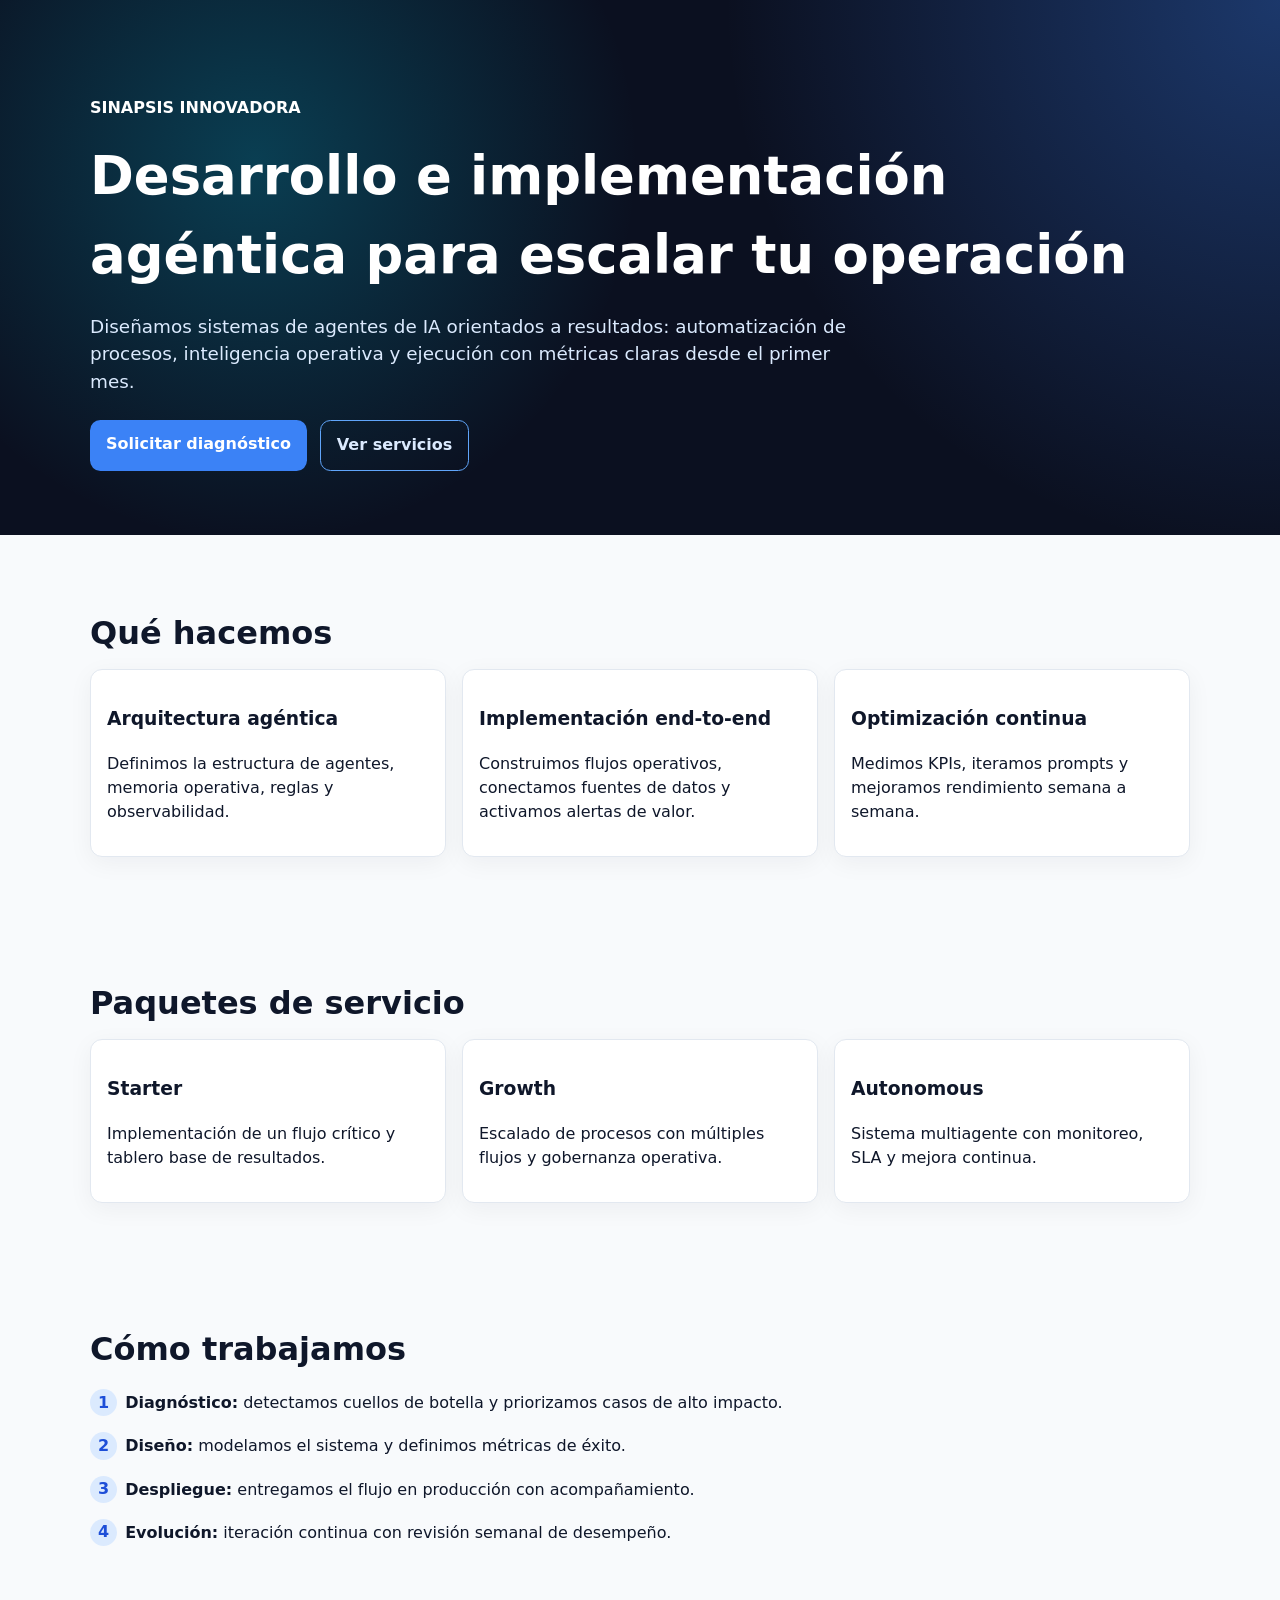
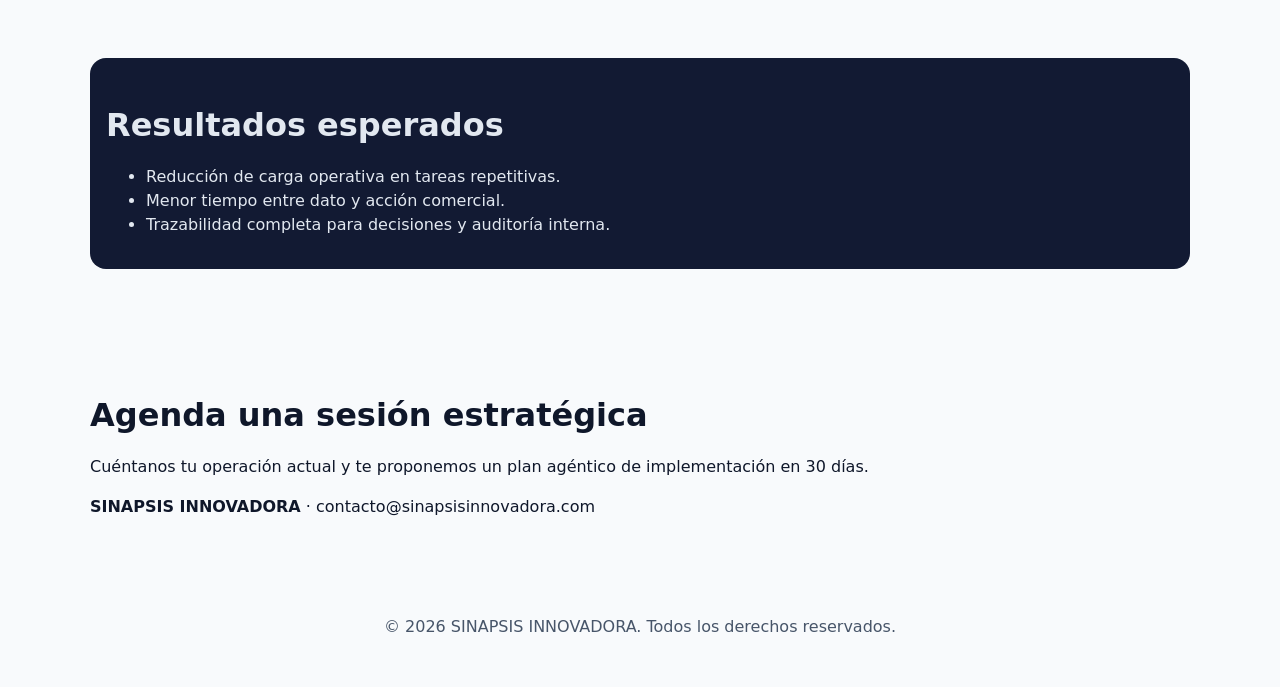
<file: index.html>
<!doctype html>
<html lang="es">
  <head>
    <meta charset="UTF-8" />
    <meta name="viewport" content="width=device-width, initial-scale=1.0" />
    <title>SINAPSIS INNOVADORA | Desarrollo e Implementación Agéntica</title>
    <meta
      name="description"
      content="SINAPSIS INNOVADORA diseña e implementa sistemas agénticos para automatizar operaciones, acelerar decisiones y escalar resultados con trazabilidad."
    />
    <style>
      :root {
        --bg: #0b1020;
        --bg-soft: #121a33;
        --card: #ffffff;
        --text: #0f172a;
        --light: #e5e7eb;
        --brand: #3b82f6;
        --brand-2: #06b6d4;
      }
      * { box-sizing: border-box; }
      body {
        margin: 0;
        font-family: Inter, system-ui, -apple-system, Segoe UI, Roboto, sans-serif;
        color: var(--text);
        background: #f8fafc;
        line-height: 1.5;
      }
      .hero {
        background: radial-gradient(circle at top right, rgba(59,130,246,.35), transparent 40%),
                    radial-gradient(circle at 20% 30%, rgba(6,182,212,.28), transparent 35%),
                    var(--bg);
        color: white;
        padding: 5rem 1.25rem 4rem;
      }
      .container { max-width: 1100px; margin: 0 auto; }
      h1 { font-size: clamp(2rem, 5vw, 3.3rem); margin: 0 0 1rem; }
      h2 { font-size: clamp(1.4rem, 3vw, 2rem); margin-bottom: .75rem; }
      p.lead { font-size: 1.15rem; max-width: 760px; color: #dbeafe; }
      .cta { display: flex; gap: .8rem; flex-wrap: wrap; margin-top: 1.5rem; }
      .btn {
        text-decoration: none;
        padding: .78rem 1rem;
        border-radius: .65rem;
        font-weight: 600;
      }
      .btn-primary { background: var(--brand); color: white; }
      .btn-secondary { border: 1px solid #60a5fa; color: #dbeafe; }
      section { padding: 3rem 1.25rem; }
      .grid { display: grid; gap: 1rem; grid-template-columns: repeat(auto-fit,minmax(220px,1fr)); }
      .card {
        background: var(--card);
        padding: 1rem;
        border-radius: .75rem;
        border: 1px solid #e2e8f0;
        box-shadow: 0 6px 24px rgba(15,23,42,.05);
      }
      .steps { counter-reset: step; }
      .step::before {
        counter-increment: step;
        content: counter(step);
        display: inline-grid;
        place-items: center;
        width: 1.7rem;
        height: 1.7rem;
        margin-right: .5rem;
        border-radius: 999px;
        background: #dbeafe;
        color: #1d4ed8;
        font-weight: 700;
      }
      .strip {
        background: var(--bg-soft);
        color: #e2e8f0;
        border-radius: 1rem;
        padding: 1rem;
      }
      footer {
        padding: 2rem 1.25rem 3rem;
        text-align: center;
        color: #475569;
      }
    </style>
  </head>
  <body>
    <header class="hero">
      <div class="container">
        <p><strong>SINAPSIS INNOVADORA</strong></p>
        <h1>Desarrollo e implementación agéntica para escalar tu operación</h1>
        <p class="lead">
          Diseñamos sistemas de agentes de IA orientados a resultados: automatización de procesos,
          inteligencia operativa y ejecución con métricas claras desde el primer mes.
        </p>
        <div class="cta">
          <a class="btn btn-primary" href="#contacto">Solicitar diagnóstico</a>
          <a class="btn btn-secondary" href="#servicios">Ver servicios</a>
        </div>
      </div>
    </header>

    <section id="servicios">
      <div class="container">
        <h2>Qué hacemos</h2>
        <div class="grid">
          <article class="card">
            <h3>Arquitectura agéntica</h3>
            <p>Definimos la estructura de agentes, memoria operativa, reglas y observabilidad.</p>
          </article>
          <article class="card">
            <h3>Implementación end-to-end</h3>
            <p>Construimos flujos operativos, conectamos fuentes de datos y activamos alertas de valor.</p>
          </article>
          <article class="card">
            <h3>Optimización continua</h3>
            <p>Medimos KPIs, iteramos prompts y mejoramos rendimiento semana a semana.</p>
          </article>
        </div>
      </div>
    </section>

    <section>
      <div class="container">
        <h2>Paquetes de servicio</h2>
        <div class="grid">
          <article class="card">
            <h3>Starter</h3>
            <p>Implementación de un flujo crítico y tablero base de resultados.</p>
          </article>
          <article class="card">
            <h3>Growth</h3>
            <p>Escalado de procesos con múltiples flujos y gobernanza operativa.</p>
          </article>
          <article class="card">
            <h3>Autonomous</h3>
            <p>Sistema multiagente con monitoreo, SLA y mejora continua.</p>
          </article>
        </div>
      </div>
    </section>

    <section>
      <div class="container steps">
        <h2>Cómo trabajamos</h2>
        <p class="step"><strong>Diagnóstico:</strong> detectamos cuellos de botella y priorizamos casos de alto impacto.</p>
        <p class="step"><strong>Diseño:</strong> modelamos el sistema y definimos métricas de éxito.</p>
        <p class="step"><strong>Despliegue:</strong> entregamos el flujo en producción con acompañamiento.</p>
        <p class="step"><strong>Evolución:</strong> iteración continua con revisión semanal de desempeño.</p>
      </div>
    </section>

    <section>
      <div class="container strip">
        <h2>Resultados esperados</h2>
        <ul>
          <li>Reducción de carga operativa en tareas repetitivas.</li>
          <li>Menor tiempo entre dato y acción comercial.</li>
          <li>Trazabilidad completa para decisiones y auditoría interna.</li>
        </ul>
      </div>
    </section>

    <section id="contacto">
      <div class="container">
        <h2>Agenda una sesión estratégica</h2>
        <p>
          Cuéntanos tu operación actual y te proponemos un plan agéntico de implementación en 30 días.
        </p>
        <p><strong>SINAPSIS INNOVADORA</strong> · contacto@sinapsisinnovadora.com</p>
      </div>
    </section>

    <footer>
      © <span id="year"></span> SINAPSIS INNOVADORA. Todos los derechos reservados.
    </footer>

    <script>
      document.getElementById('year').textContent = new Date().getFullYear();
    </script>
  </body>
</html>
</file>
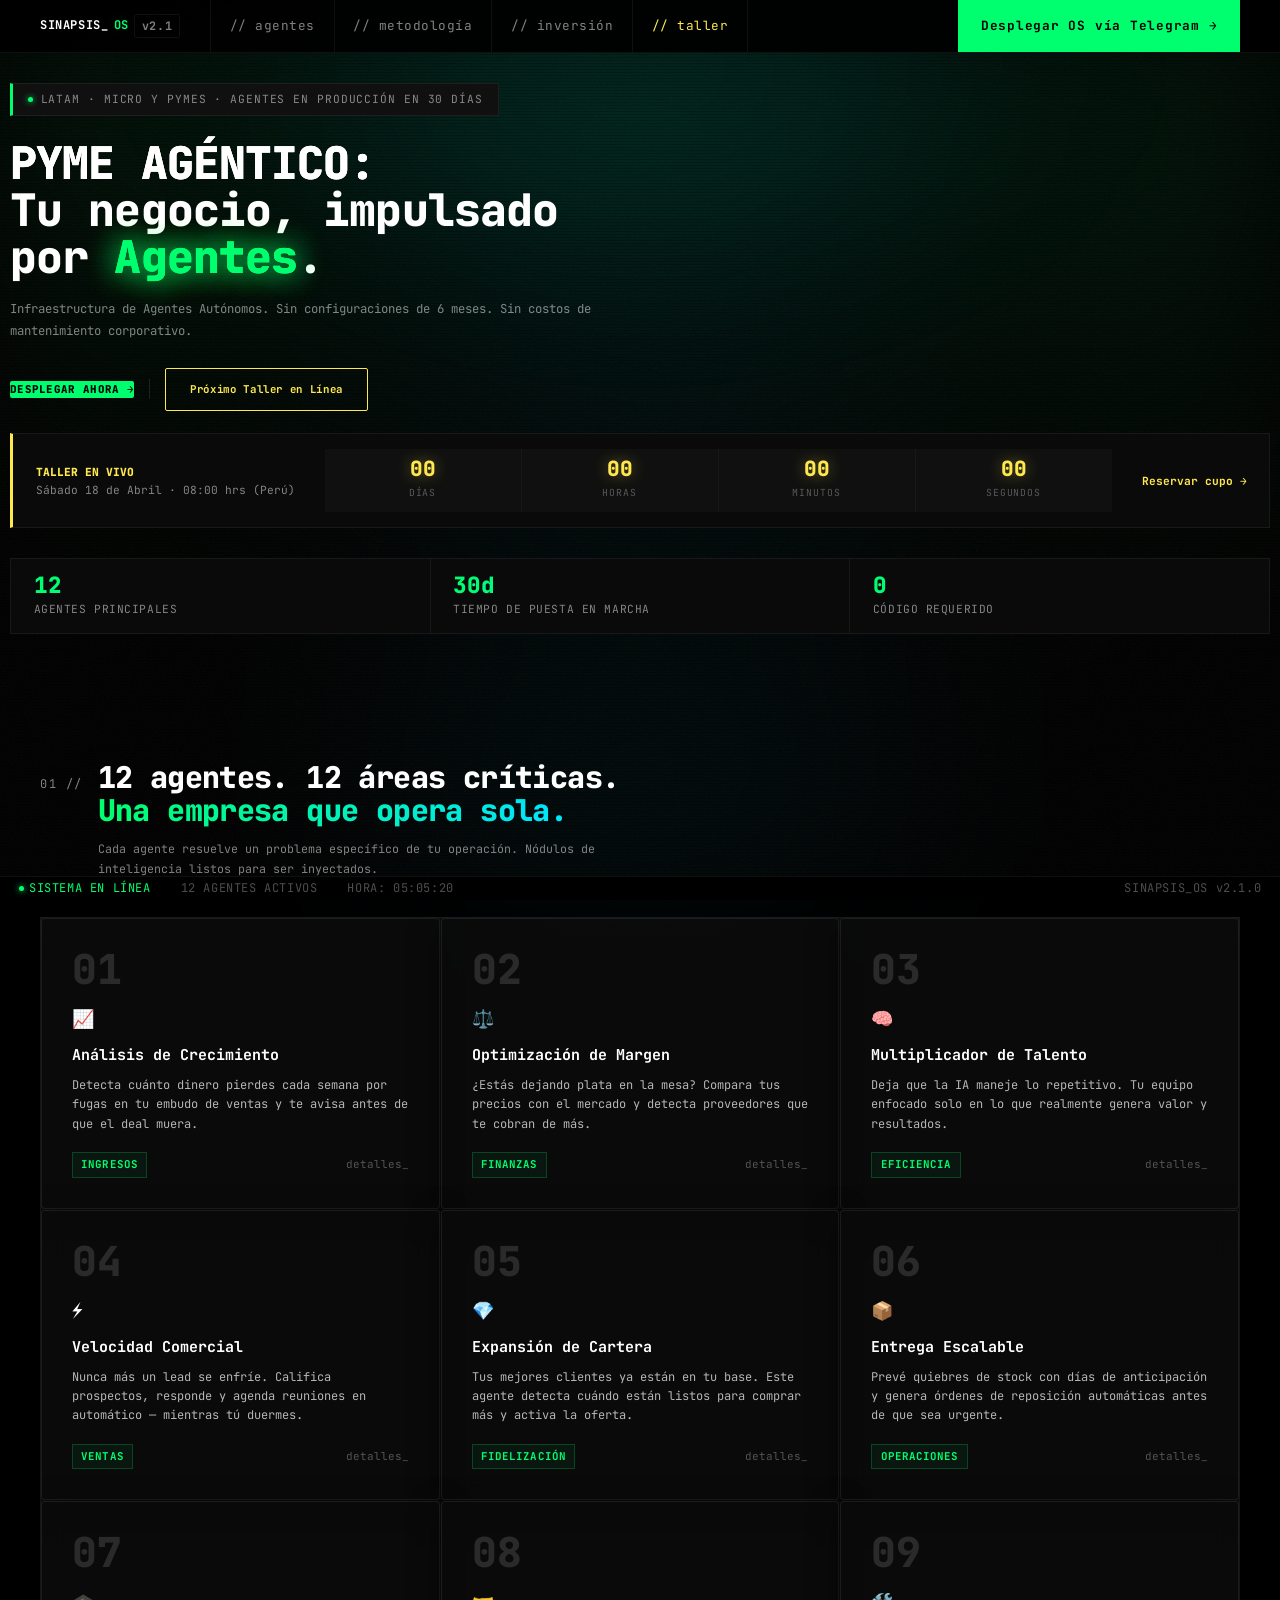
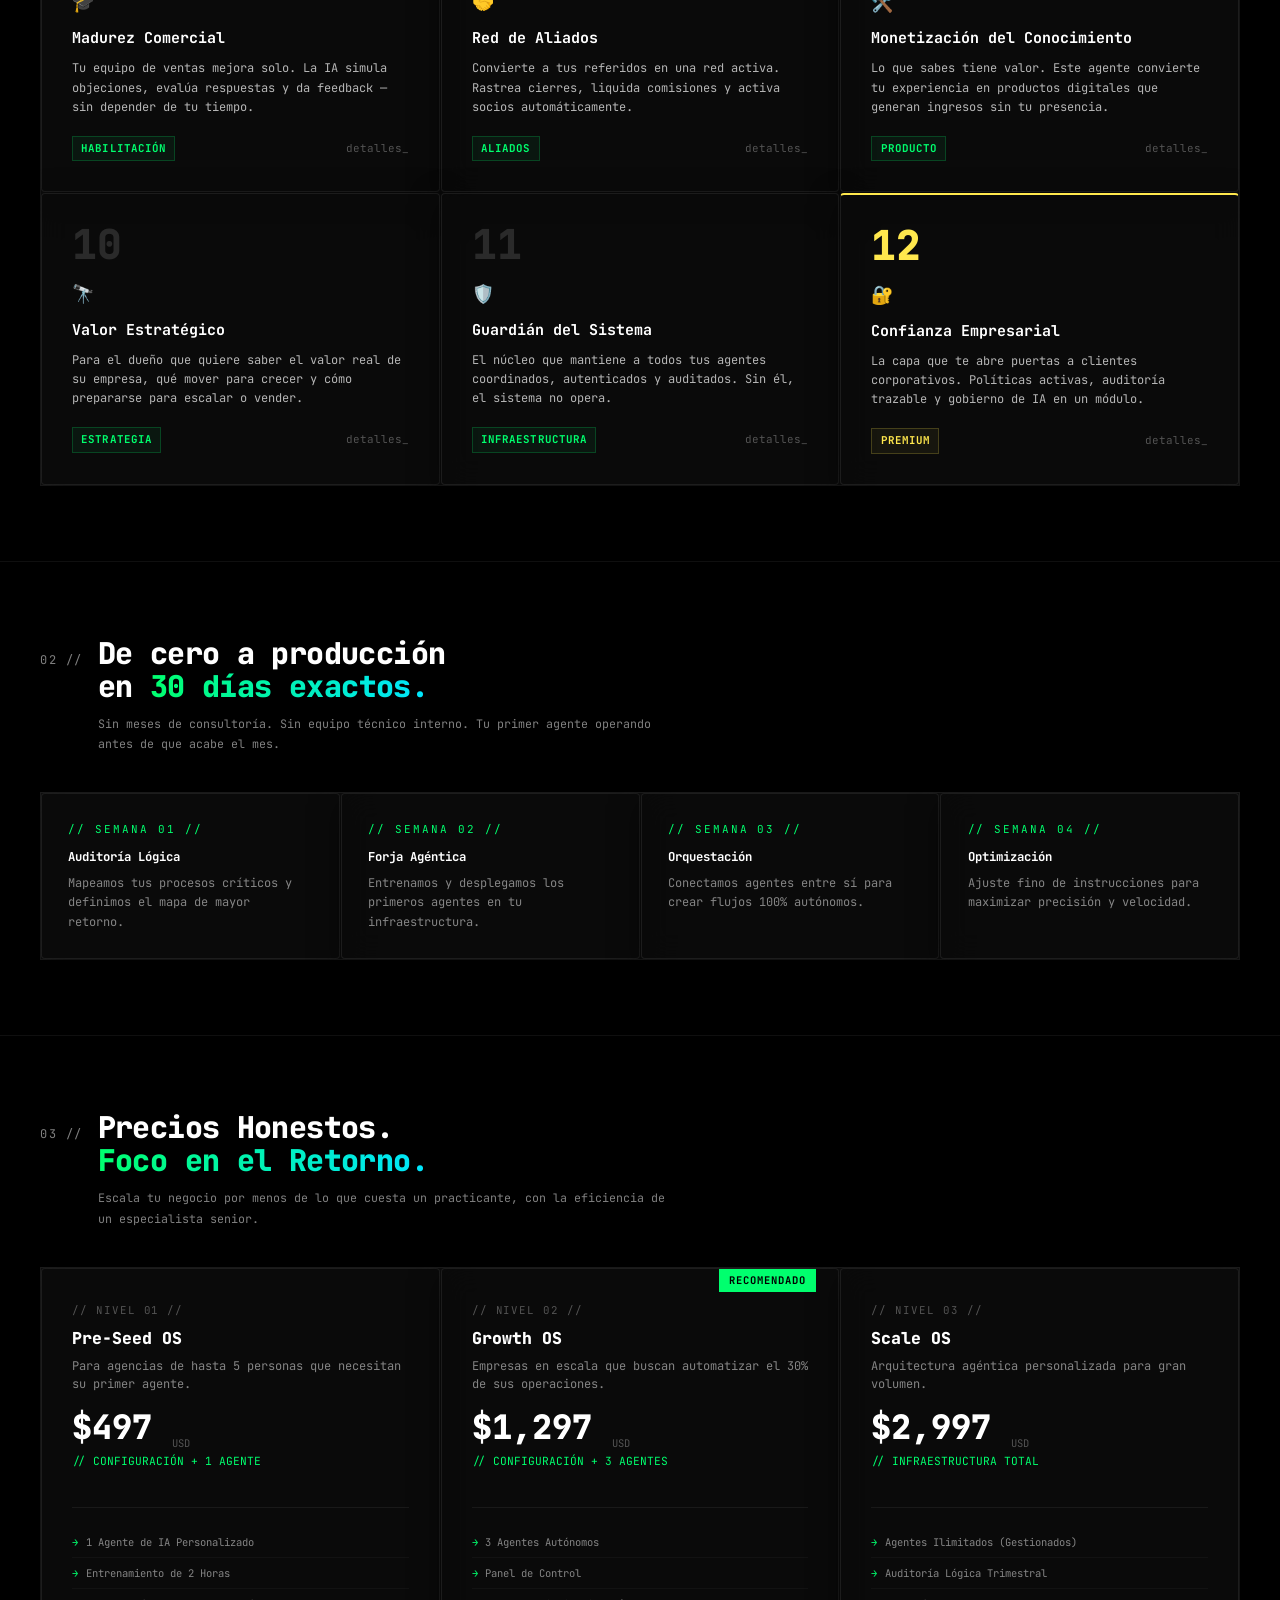
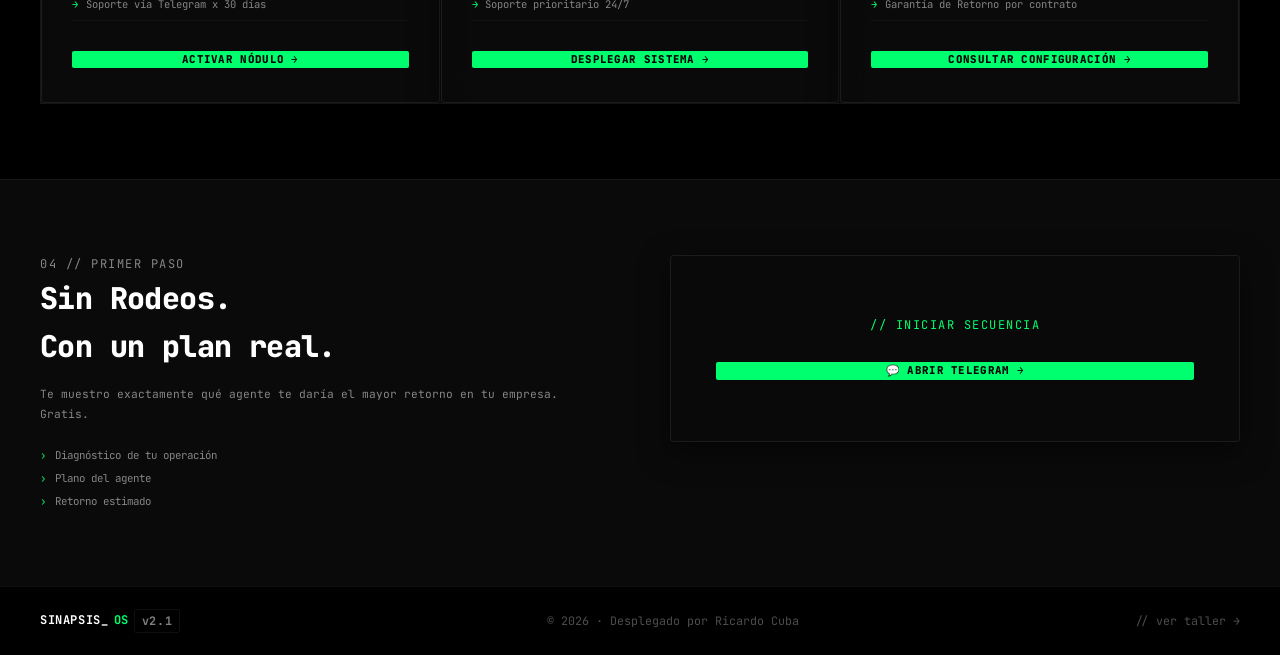
<file: frontend/index.html>
<!DOCTYPE html>
<html lang="es">

<head>
    <meta charset="UTF-8">
    <meta name="viewport" content="width=device-width, initial-scale=1.0">
    <title>SINAPSIS_OS — El OS para Micro y PYMEs de LATAM</title>
    <meta name="description"
        content="Agentes de IA para empresas de 5 a 100 personas. Automatiza tus procesos críticos desde $500. Sin IT, sin meses de espera.">
    <link rel="stylesheet" href="commercial.css">
    <link rel="stylesheet" href="sinapsis_ux.css">
</head>

<body>
    <div class="mesh-bg" aria-hidden="true"></div>
    <div class="os-glow" aria-hidden="true"></div>
    <div class="os-grid" aria-hidden="true"></div>
    <div class="os-scan" aria-hidden="true"></div>

    <nav>
        <div class="container nav-in">
            <a href="index.html" class="logo">SINAPSIS_<em>OS</em> <span class="ver">v2.1</span></a>
            <div class="nav-links">
                <a href="#agents" class="nav-link">// agentes</a>
                <a href="#metodologia" class="nav-link">// metodología</a>
                <a href="#paquetes" class="nav-link">// inversión</a>
                <a href="workshop.html" class="nav-link" style="color:var(--y);">// taller</a>
            </div>
            <a href="https://t.me/SinapsisAgente_bot" class="nav-cta">Desplegar OS vía Telegram →</a>
        </div>
    </nav>

    <main>
        <!-- ===== HERO ===== -->
        <section class="hero container">
            <div class="hero-badge">
                <span class="ping"></span>
                LATAM · MICRO Y PYMES · AGENTES EN PRODUCCIÓN EN 30 DÍAS
            </div>
            <h1>
                <span class="glitch-text" data-text="PYME AGÉNTICO:">PYME AGÉNTICO:</span><br>
                Tu negocio, impulsado<br>
                por <em class="glitch-text" data-text="Agentes">Agentes</em>.
            </h1>
            <p class="hero-sub">
                Infraestructura de Agentes Autónomos. Sin configuraciones de 6 meses. Sin costos de mantenimiento corporativo.
            </p>

            <div class="hero-row">
                <a href="https://t.me/SinapsisAgente_bot" class="btn btn-premium">Desplegar ahora →</a>
                <div class="hero-separator"></div>
                <a href="workshop.html" class="btn btn-o" style="border-color:var(--y); color:var(--y);">Próximo Taller en Línea</a>
            </div>

            <!-- CONTADOR TALLER -->
            <div style="margin-top: 1.5rem; background: var(--b800); border: 1px solid var(--bline); border-left: 3px solid var(--y); padding: 1rem 1.5rem; display: flex; align-items: center; gap: 2rem; flex-wrap: wrap;">
                <div style="font-size: 0.75rem; color: var(--w50);">
                    <span style="color: var(--y); font-weight: 800;">TALLER EN VIVO</span><br>
                    Sábado 18 de Abril · 08:00 hrs (Perú)
                </div>
                <div style="display: flex; gap: 1px; background: var(--bline); flex: 1; min-width: 240px;">
                    <div style="flex:1; background:var(--b700); padding:0.6rem; text-align:center;">
                        <span id="l-cd-dias" style="font-size:1.4rem; font-weight:800; color:var(--y); display:block; line-height:1; text-shadow:0 0 15px rgba(255,232,77,0.4);">--</span>
                        <span style="font-size:0.65rem; color:var(--w30); letter-spacing:0.1em;">DÍAS</span>
                    </div>
                    <div style="flex:1; background:var(--b700); padding:0.6rem; text-align:center;">
                        <span id="l-cd-horas" style="font-size:1.4rem; font-weight:800; color:var(--y); display:block; line-height:1; text-shadow:0 0 15px rgba(255,232,77,0.4);">--</span>
                        <span style="font-size:0.65rem; color:var(--w30); letter-spacing:0.1em;">HORAS</span>
                    </div>
                    <div style="flex:1; background:var(--b700); padding:0.6rem; text-align:center;">
                        <span id="l-cd-min" style="font-size:1.4rem; font-weight:800; color:var(--y); display:block; line-height:1; text-shadow:0 0 15px rgba(255,232,77,0.4);">--</span>
                        <span style="font-size:0.65rem; color:var(--w30); letter-spacing:0.1em;">MINUTOS</span>
                    </div>
                    <div style="flex:1; background:var(--b700); padding:0.6rem; text-align:center;">
                        <span id="l-cd-seg" style="font-size:1.4rem; font-weight:800; color:var(--y); display:block; line-height:1; text-shadow:0 0 15px rgba(255,232,77,0.4);">--</span>
                        <span style="font-size:0.65rem; color:var(--w30); letter-spacing:0.1em;">SEGUNDOS</span>
                    </div>
                </div>
                <a href="workshop.html" style="font-size:0.75rem; color:var(--y); text-decoration:none; white-space:nowrap; font-weight:700;">Reservar cupo →</a>
            </div>

            <div class="hero-stats">
                <div class="h-stat">
                    <div class="h-stat-num">12</div>
                    <div class="h-stat-lbl">AGENTES PRINCIPALES</div>
                </div>
                <div class="h-stat">
                    <div class="h-stat-num">30d</div>
                    <div class="h-stat-lbl">TIEMPO DE PUESTA EN MARCHA</div>
                </div>
                <div class="h-stat">
                    <div class="h-stat-num">0</div>
                    <div class="h-stat-lbl">CÓDIGO REQUERIDO</div>
                </div>
            </div>
        </section>

        <!-- ===== AGENTES ===== -->
        <section id="agents" class="rv">
            <div class="container">
                <div class="s-hdr">
                    <span class="s-num">01 //</span>
                    <div>
                        <h2 class="s-title">12 agentes. 12 áreas críticas.<br><em>Una empresa que opera sola.</em></h2>
                        <p class="s-sub">Cada agente resuelve un problema específico de tu operación. Nódulos de
                            inteligencia listos para ser inyectados.</p>
                    </div>
                </div>

                <div class="agents-grid">
                    <!-- AGENTE 01 -->
                    <div class="agent-card glass-card scan-line-card rv" onclick="openAgent(1)">
                        <div class="a-num">01</div>
                        <div class="a-icon">📈</div>
                        <h3 class="a-title">Análisis de Crecimiento</h3>
                        <p class="a-desc">Detecta cuánto dinero pierdes cada semana por fugas en tu embudo de ventas y te avisa antes de que el deal muera.</p>
                        <div class="a-footer"><span class="a-tag">Ingresos</span><span class="a-hint">detalles_</span></div>
                    </div>
                    <!-- AGENTE 02 -->
                    <div class="agent-card glass-card scan-line-card rv d1" onclick="openAgent(2)">
                        <div class="a-num">02</div>
                        <div class="a-icon">⚖️</div>
                        <h3 class="a-title">Optimización de Margen</h3>
                        <p class="a-desc">¿Estás dejando plata en la mesa? Compara tus precios con el mercado y detecta proveedores que te cobran de más.</p>
                        <div class="a-footer"><span class="a-tag">Finanzas</span><span class="a-hint">detalles_</span></div>
                    </div>
                    <!-- AGENTE 03 -->
                    <div class="agent-card glass-card scan-line-card rv d2" onclick="openAgent(3)">
                        <div class="a-num">03</div>
                        <div class="a-icon">🧠</div>
                        <h3 class="a-title">Multiplicador de Talento</h3>
                        <p class="a-desc">Deja que la IA maneje lo repetitivo. Tu equipo enfocado solo en lo que realmente genera valor y resultados.</p>
                        <div class="a-footer"><span class="a-tag">Eficiencia</span><span class="a-hint">detalles_</span></div>
                    </div>
                    <!-- AGENTE 04 -->
                    <div class="agent-card glass-card scan-line-card rv d3" onclick="openAgent(4)">
                        <div class="a-num">04</div>
                        <div class="a-icon">⚡</div>
                        <h3 class="a-title">Velocidad Comercial</h3>
                        <p class="a-desc">Nunca más un lead se enfríe. Califica prospectos, responde y agenda reuniones en automático — mientras tú duermes.</p>
                        <div class="a-footer"><span class="a-tag">Ventas</span><span class="a-hint">detalles_</span></div>
                    </div>
                    <!-- AGENTE 05 -->
                    <div class="agent-card glass-card scan-line-card rv" onclick="openAgent(5)">
                        <div class="a-num">05</div>
                        <div class="a-icon">💎</div>
                        <h3 class="a-title">Expansión de Cartera</h3>
                        <p class="a-desc">Tus mejores clientes ya están en tu base. Este agente detecta cuándo están listos para comprar más y activa la oferta.</p>
                        <div class="a-footer"><span class="a-tag">Fidelización</span><span class="a-hint">detalles_</span></div>
                    </div>
                    <!-- AGENTE 06 -->
                    <div class="agent-card glass-card scan-line-card rv d1" onclick="openAgent(6)">
                        <div class="a-num">06</div>
                        <div class="a-icon">📦</div>
                        <h3 class="a-title">Entrega Escalable</h3>
                        <p class="a-desc">Prevé quiebres de stock con días de anticipación y genera órdenes de reposición automáticas antes de que sea urgente.</p>
                        <div class="a-footer"><span class="a-tag">Operaciones</span><span class="a-hint">detalles_</span></div>
                    </div>
                    <!-- AGENTE 07 -->
                    <div class="agent-card glass-card scan-line-card rv d2" onclick="openAgent(7)">
                        <div class="a-num">07</div>
                        <div class="a-icon">🎓</div>
                        <h3 class="a-title">Madurez Comercial</h3>
                        <p class="a-desc">Tu equipo de ventas mejora solo. La IA simula objeciones, evalúa respuestas y da feedback — sin depender de tu tiempo.</p>
                        <div class="a-footer"><span class="a-tag">Habilitación</span><span class="a-hint">detalles_</span></div>
                    </div>
                    <!-- AGENTE 08 -->
                    <div class="agent-card glass-card scan-line-card rv d3" onclick="openAgent(8)">
                        <div class="a-num">08</div>
                        <div class="a-icon">🤝</div>
                        <h3 class="a-title">Red de Aliados</h3>
                        <p class="a-desc">Convierte a tus referidos en una red activa. Rastrea cierres, liquida comisiones y activa socios automáticamente.</p>
                        <div class="a-footer"><span class="a-tag">Aliados</span><span class="a-hint">detalles_</span></div>
                    </div>
                    <!-- AGENTE 09 -->
                    <div class="agent-card glass-card scan-line-card rv" onclick="openAgent(9)">
                        <div class="a-num">09</div>
                        <div class="a-icon">🛠️</div>
                        <h3 class="a-title">Monetización del Conocimiento</h3>
                        <p class="a-desc">Lo que sabes tiene valor. Este agente convierte tu experiencia en productos digitales que generan ingresos sin tu presencia.</p>
                        <div class="a-footer"><span class="a-tag">Producto</span><span class="a-hint">detalles_</span></div>
                    </div>
                    <!-- AGENTE 10 -->
                    <div class="agent-card glass-card scan-line-card rv d1" onclick="openAgent(10)">
                        <div class="a-num">10</div>
                        <div class="a-icon">🔭</div>
                        <h3 class="a-title">Valor Estratégico</h3>
                        <p class="a-desc">Para el dueño que quiere saber el valor real de su empresa, qué mover para crecer y cómo prepararse para escalar o vender.</p>
                        <div class="a-footer"><span class="a-tag">Estrategia</span><span class="a-hint">detalles_</span></div>
                    </div>
                    <!-- AGENTE 11 -->
                    <div class="agent-card glass-card scan-line-card rv d2" onclick="openAgent(11)">
                        <div class="a-num">11</div>
                        <div class="a-icon">🛡️</div>
                        <h3 class="a-title">Guardián del Sistema</h3>
                        <p class="a-desc">El núcleo que mantiene a todos tus agentes coordinados, autenticados y auditados. Sin él, el sistema no opera.</p>
                        <div class="a-footer"><span class="a-tag">Infraestructura</span><span class="a-hint">detalles_</span></div>
                    </div>
                    <!-- AGENTE 12 -->
                    <div class="agent-card glass-card scan-line-card rv d3" onclick="openAgent(12)" style="border-top: 2px solid var(--y) !important;">
                        <div class="a-num" style="color: var(--y);">12</div>
                        <div class="a-icon">🔐</div>
                        <h3 class="a-title">Confianza Empresarial</h3>
                        <p class="a-desc">La capa que te abre puertas a clientes corporativos. Políticas activas, auditoría trazable y gobierno de IA en un módulo.</p>
                        <div class="a-footer"><span class="a-tag" style="color:var(--y); border-color:rgba(255,232,77,0.2); background:rgba(255,232,77,0.05);">PREMIUM</span><span class="a-hint">detalles_</span></div>
                    </div>
                </div>
            </div>
        </section>

        <hr class="div">

        <!-- ===== METODOLOGÍA ===== -->
        <section id="metodologia" class="rv">
            <div class="container">
                <div class="s-hdr">
                    <span class="s-num">02 //</span>
                    <div>
                        <h2 class="s-title">De cero a producción<br>en <em>30 días exactos.</em></h2>
                        <p class="s-sub">Sin meses de consultoría. Sin equipo técnico interno. Tu primer agente operando
                            antes de que acabe el mes.</p>
                    </div>
                </div>
                <div class="method-grid">
                    <div class="m-step glass-card scan-line-card rv">
                        <div class="m-week">SEMANA 01 //</div>
                        <h4>Auditoría Lógica</h4>
                        <p>Mapeamos tus procesos críticos y definimos el mapa de mayor retorno.</p>
                    </div>
                    <div class="m-step glass-card scan-line-card rv d1">
                        <div class="m-week">SEMANA 02 //</div>
                        <h4>Forja Agéntica</h4>
                        <p>Entrenamos y desplegamos los primeros agentes en tu infraestructura.</p>
                    </div>
                    <div class="m-step glass-card scan-line-card rv d2">
                        <div class="m-week">SEMANA 03 //</div>
                        <h4>Orquestación</h4>
                        <p>Conectamos agentes entre sí para crear flujos 100% autónomos.</p>
                    </div>
                    <div class="m-step glass-card scan-line-card rv d3">
                        <div class="m-week">SEMANA 04 //</div>
                        <h4>Optimización</h4>
                        <p>Ajuste fino de instrucciones para maximizar precisión y velocidad.</p>
                    </div>
                </div>
            </div>
        </section>

        <hr class="div">

        <!-- ===== PRICING ===== -->
        <section id="paquetes" class="rv">
            <div class="container">
                <div class="s-hdr">
                    <span class="s-num">03 //</span>
                    <div>
                        <h2 class="s-title">Precios Honestos.<br><em>Foco en el Retorno.</em></h2>
                        <p class="s-sub">Escala tu negocio por menos de lo que cuesta un practicante, con la eficiencia
                            de un especialista senior.</p>
                    </div>
                </div>
                <div class="pkg-grid">
                    <!-- NIVEL 01 -->
                    <div class="pkg glass-card scan-line-card rv">
                        <div class="pkg-tier">NIVEL 01 //</div>
                        <h3 class="pkg-name">Pre-Seed OS</h3>
                        <p class="pkg-who">Para agencias de hasta 5 personas que necesitan su primer agente.</p>
                        <div class="pkg-price">$497 <sub>USD</sub></div>
                        <div class="pkg-ret">// CONFIGURACIÓN + 1 AGENTE</div>
                        <hr class="pd">
                        <ul class="pkg-feat">
                            <li>1 Agente de IA Personalizado</li>
                            <li>Entrenamiento de 2 Horas</li>
                            <li>Soporte vía Telegram x 30 días</li>
                        </ul>
                        <a href="https://t.me/SinapsisAgente_bot?start=tier01" class="btn btn-premium btn-full">Activar Nódulo →</a>
                    </div>
                    <!-- NIVEL 02 -->
                    <div class="pkg glass-card scan-line-card rv d1 hot">
                        <div class="pkg-badge">RECOMENDADO</div>
                        <div class="pkg-tier">NIVEL 02 //</div>
                        <h3 class="pkg-name">Growth OS</h3>
                        <p class="pkg-who">Empresas en escala que buscan automatizar el 30% de sus operaciones.</p>
                        <div class="pkg-price">$1,297 <sub>USD</sub></div>
                        <div class="pkg-ret">// CONFIGURACIÓN + 3 AGENTES</div>
                        <hr class="pd">
                        <ul class="pkg-feat">
                            <li>3 Agentes Autónomos</li>
                            <li>Panel de Control</li>
                            <li>Soporte prioritario 24/7</li>
                        </ul>
                        <a href="https://t.me/SinapsisAgente_bot?start=tier02" class="btn btn-premium btn-full">Desplegar Sistema →</a>
                    </div>
                    <!-- NIVEL 03 -->
                    <div class="pkg glass-card scan-line-card rv d2">
                        <div class="pkg-tier">NIVEL 03 //</div>
                        <h3 class="pkg-name">Scale OS</h3>
                        <p class="pkg-who">Arquitectura agéntica personalizada para gran volumen.</p>
                        <div class="pkg-price">$2,997 <sub>USD</sub></div>
                        <div class="pkg-ret">// INFRAESTRUCTURA TOTAL</div>
                        <hr class="pd">
                        <ul class="pkg-feat">
                            <li>Agentes Ilimitados (Gestionados)</li>
                            <li>Auditoría Lógica Trimestral</li>
                            <li>Garantía de Retorno por contrato</li>
                        </ul>
                        <a href="https://t.me/SinapsisAgente_bot?start=tier03" class="btn btn-premium btn-full">Consultar Configuración →</a>
                    </div>
                </div>
            </div>
        </section>

        <!-- ===== CONTACTO ===== -->
        <section id="contacto" class="rv" style="background:var(--b800); border-top:1px solid var(--bline);">
            <div class="container contact-inner">
                <div class="c-left">
                    <div class="s-num">04 // PRIMER PASO</div>
                    <h2>Sin Rodeos.<br>Con un plan real.</h2>
                    <p>Te muestro exactamente qué agente te daría el mayor retorno en tu empresa. Gratis.</p>
                    <ul class="c-checks">
                        <li><span>›</span> Diagnóstico de tu operación</li>
                        <li><span>›</span> Plano del agente</li>
                        <li><span>›</span> Retorno estimado</li>
                    </ul>
                </div>
                <div class="c-form glass-card">
                    <div style="text-align:center; padding: 2rem 1rem;">
                        <div class="s-num" style="margin-bottom:1.5rem; color:var(--g);">// INICIAR SECUENCIA</div>
                        <a href="https://t.me/SinapsisAgente_bot" target="_blank" class="btn btn-premium btn-full">
                            💬 ABRIR TELEGRAM →
                        </a>
                    </div>
                </div>
            </div>
        </section>
    </main>

    <footer>
        <div class="container f-in">
            <span class="logo">SINAPSIS_<em>OS</em> <span class="ver">v2.1</span></span>
            <p>© 2026 · Desplegado por Ricardo Cuba</p>
            <a href="workshop.html">// ver taller →</a>
        </div>
    </footer>

    <div class="statusbar">
        <span class="s-live">SISTEMA EN LÍNEA</span>
        <span>12 AGENTES ACTIVOS</span>
        <span id="sb-time">HORA: --:--:--</span>
        <span class="ml">SINAPSIS_OS v2.1.0</span>
    </div>

    <!-- MODAL POPUP (DETALLES DEL AGENTE) -->
    <div class="modal-ov" id="modal-ov">
        <div class="modal-box">
            <div class="m-bar">
                <span class="m-dot r"></span><span class="m-dot a"></span><span class="m-dot g"></span>
                <span class="m-title" id="m-id">REGISTRO_AGENTE</span>
                <button class="m-close" onclick="closeModal()">CERRAR_</button>
            </div>
            <div class="m-body">
                <div class="m-tag" id="m-tag">FINANZAS</div>
                <h2 class="m-title-2" id="m-title">Optimización de Margen</h2>
                <p class="m-desc" id="m-desc">Analizando costos operativos en tiempo real...</p>
                <div class="m-kpis">
                    <div class="kpi">
                        <div class="kpi-v" id="kpi-roi">+22%</div>
                        <div class="kpi-l">RETORNO EST. 90 DÍAS</div>
                    </div>
                    <div class="kpi">
                        <div class="kpi-v" id="kpi-save">12h</div>
                        <div class="kpi-l">HORAS / SEMANA</div>
                    </div>
                    <div class="kpi">
                        <div class="kpi-v" id="kpi-pay">2.4m</div>
                        <div class="kpi-l">RECUPERACIÓN</div>
                    </div>
                </div>
                <a href="https://t.me/SinapsisAgente_bot" class="btn btn-premium btn-full">DESPLEGAR AGENTE →</a>
            </div>
        </div>
    </div>

    <script>
        // Contador taller — 14 de abril 2026, 08:00 Perú (UTC-5 = 13:00 UTC)
        const FECHA_TALLER = new Date('2026-04-14T13:00:00Z');
        function actualizarContador() {
            const diff = FECHA_TALLER - new Date();
            const el = (id, v) => { const e = document.getElementById(id); if(e) e.textContent = v; };
            if (diff <= 0) {
                ['l-cd-dias','l-cd-horas','l-cd-min','l-cd-seg'].forEach(id => el(id,'00'));
                return;
            }
            el('l-cd-dias',  String(Math.floor(diff / 86400000)).padStart(2,'0'));
            el('l-cd-horas', String(Math.floor((diff % 86400000) / 3600000)).padStart(2,'0'));
            el('l-cd-min',   String(Math.floor((diff % 3600000) / 60000)).padStart(2,'0'));
            el('l-cd-seg',   String(Math.floor((diff % 60000) / 1000)).padStart(2,'0'));
        }
        actualizarContador();
        setInterval(actualizarContador, 1000);

        // Reloj
        setInterval(() => {
            document.getElementById('sb-time').textContent = `HORA: ${new Date().toLocaleTimeString('es-PE', { hour12: false })}`;
        }, 1000);

        // Animación al hacer scroll
        const rio = new IntersectionObserver(entries => {
            entries.forEach(e => { if (e.isIntersecting) e.target.classList.add('on'); });
        }, { threshold: 0.15 });
        document.querySelectorAll('.rv').forEach(el => rio.observe(el));

        // Lógica del modal
        const agents = {
            1: { tag: "INGRESOS", title: "Análisis de Crecimiento", desc: "Cada semana hay dinero que cae de tu embudo sin que lo veas. Este agente lo detecta, calcula el impacto real en soles o dólares, y te avisa por WhatsApp antes de que el deal muera. Sin dashboards complicados — solo la alerta y la acción.", roi: "+18%", save: "10h", pay: "1.5m" },
            2: { tag: "FINANZAS", title: "Optimización de Margen", desc: "¿Tus precios están por debajo del mercado? ¿Algún proveedor te cobra de más? Este agente compara tus números contra los de tu industria todos los días y te dice exactamente cuánto estás dejando de ganar. El ajuste que hace es más rentable que contratar un analista.", roi: "+22%", save: "12h", pay: "2.1m" },
            3: { tag: "EFICIENCIA", title: "Multiplicador de Talento", desc: "Cada hora que tu equipo pasa respondiendo lo mismo es dinero que pagas por trabajo que la IA puede hacer en segundos. Este agente identifica cuáles tareas delegar hoy mismo y las ejecuta — para que tu gente se enfoque solo en lo que genera valor real.", roi: "+35%", save: "15h", pay: "1.0m" },
            4: { tag: "VENTAS", title: "Velocidad Comercial", desc: "Un prospecto que no recibe respuesta en 5 minutos ya se enfrió. Este agente lo clasifica por potencial de cierre, le responde en automático y agenda la reunión en el calendario de tu equipo — las 24 horas, los 7 días, sin que tú toques nada.", roi: "+25%", save: "14h", pay: "1.8m" },
            5: { tag: "FIDELIZACIÓN", title: "Expansión de Cartera", desc: "El 80% de los ingresos que puedes generar esta semana están escondidos en tu base de clientes actuales. Este agente analiza patrones de compra, detecta quién está listo para comprar más y activa la oferta en el momento exacto — antes de que se vayan con la competencia.", roi: "+12%", save: "8h", pay: "3.2m" },
            6: { tag: "OPERACIONES", title: "Entrega Escalable", desc: "Un quiebre de stock te cuesta el triple: la venta perdida, el cliente molesto y el costo de reposición urgente. Este agente analiza tu velocidad de ventas, cruza con los plazos de tus proveedores y genera la orden de compra antes de que el problema exista.", roi: "+20%", save: "20h", pay: "2.4m" },
            7: { tag: "HABILITACIÓN", title: "Madurez Comercial", desc: "Tu equipo de ventas no mejora porque nadie tiene tiempo de entrenarlos. Este agente simula llamadas difíciles, evalúa cómo responden a objeciones reales de tu mercado y entrega feedback personalizado — sin necesitar ni un minuto de tu tiempo.", roi: "+15%", save: "6h", pay: "4.0m" },
            8: { tag: "ALIADOS", title: "Red de Aliados", desc: "Tus mejores referidos se olvidan de mandarte más clientes porque nadie los gestiona. Este agente lleva el registro de cada cierre por socio, calcula la comisión exacta y la liquida automáticamente — convirtiendo tu red en un canal de ventas que trabaja solo.", roi: "+30%", save: "10h", pay: "1.5m" },
            9: { tag: "PRODUCTO", title: "Monetización del Conocimiento", desc: "Todo lo que sabes de tu industria vale dinero. Este agente convierte tus manuales, procedimientos y experiencia acumulada en productos digitales o bases de conocimiento que generan ingresos — sin que tengas que estar presente para entregar el valor.", roi: "+40%", save: "25h", pay: "0.8m" },
            10: { tag: "ESTRATEGIA", title: "Valor Estratégico", desc: "El dueño que conoce el valor real de su empresa negocia diferente: con bancos, con inversores, con clientes corporativos. Este agente consolida tus KPIs, detecta qué activos potenciar y te prepara el reporte que necesitas para crecer con datos — no con intuición.", roi: "+50%", save: "5h", pay: "6.0m" },
            11: { tag: "INFRAESTRUCTURA", title: "Guardián del Sistema", desc: "Sin seguridad centralizada, cada agente que agregas es un punto de riesgo. Este nodo autentica a todos los agentes, controla qué puede hacer cada uno, registra cada acción en un log inmutable y bloquea cualquier comportamiento fuera de política. El sistema no opera sin él.", roi: "N/A", save: "100%", pay: "Día 1" },
            12: { tag: "PREMIUM", title: "Confianza Empresarial", desc: "Las empresas que tienen gobierno de IA auditable cierran contratos con corporativos que otros no pueden tocar. Este motor activa políticas dinámicas, protección de datos bajo RGPD y CCPA, trazabilidad de cada decisión de IA y un panel de cumplimiento listo para cualquier auditoría. Tu diferencial enterprise.", roi: "+40%", save: "Auditable", pay: "Empresa" }
        };

        function openAgent(id) {
            const a = agents[id];
            const formatId = id < 10 ? `0${id}` : id;
            document.getElementById('m-id').textContent = `AGENTE_${formatId}_REGISTRO`;
            document.getElementById('m-tag').textContent = a.tag;
            document.getElementById('m-title').textContent = a.title;
            document.getElementById('m-desc').textContent = a.desc;
            document.getElementById('kpi-roi').textContent = a.roi;
            document.getElementById('kpi-save').textContent = a.save;
            document.getElementById('kpi-pay').textContent = a.pay;
            document.getElementById('modal-ov').classList.add('open');
        }

        function closeModal() {
            document.getElementById('modal-ov').classList.remove('open');
        }
    </script>
</body>

</html>
</file>
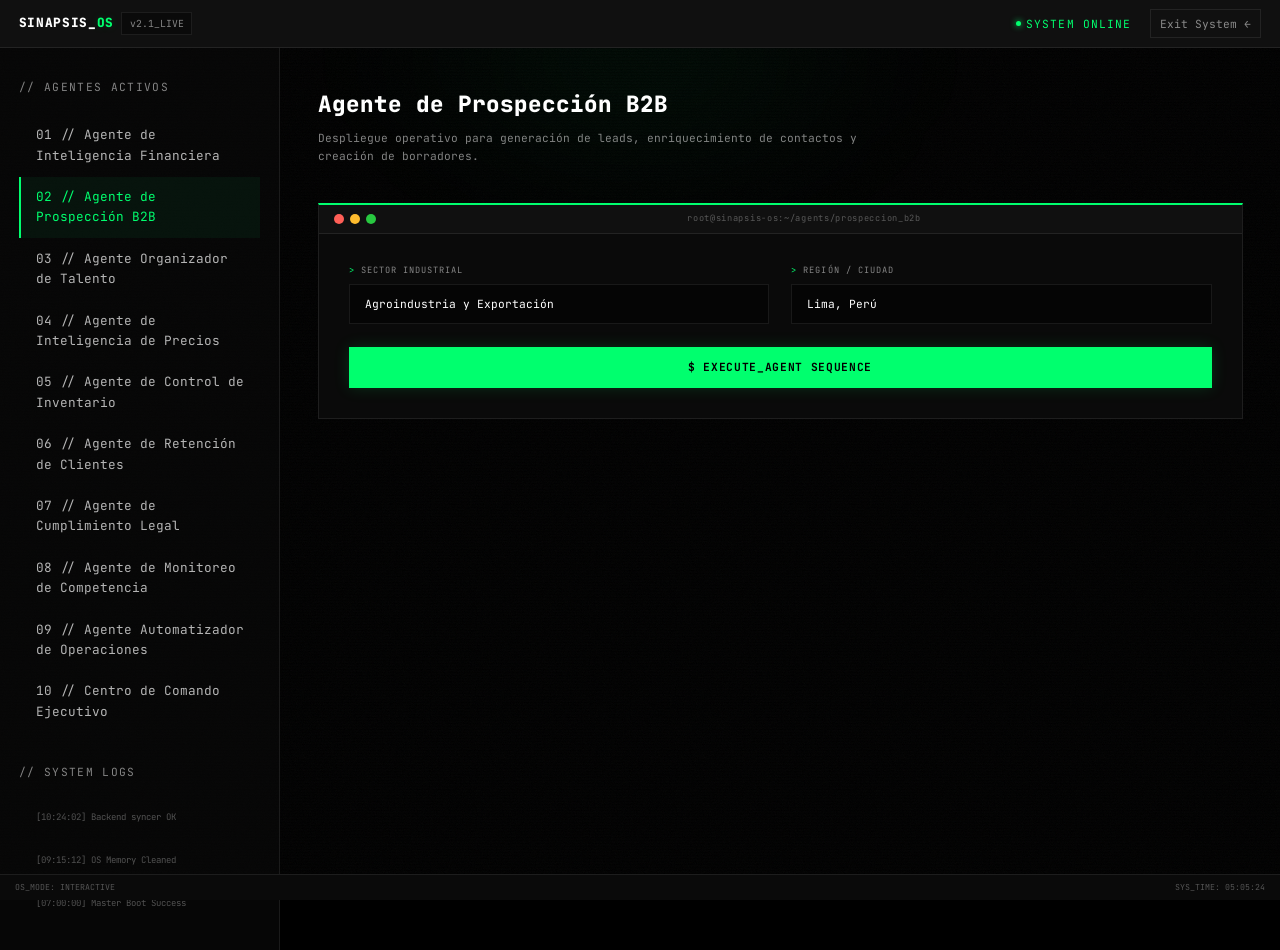
<file: frontend/dashboard.html>
<!DOCTYPE html>
<html lang="es">
<head>
    <meta charset="UTF-8">
    <meta name="viewport" content="width=device-width, initial-scale=1.0">
    <title>SINAPSIS_OS // Command Center</title>
    <link rel="stylesheet" href="index.css">
    <style>
        /* Hidden by default, JS will toggle active */
        .workspace-view { display: none; }
        .workspace-view.active { display: block; }
    </style>
</head>
<body>
    <div class="os-glow" aria-hidden="true"></div>

    <!-- TOP BAR -->
    <header class="topbar">
        <div class="tb-left">
            <a href="index.html" class="tb-logo">SINAPSIS_<em>OS</em></a>
            <span class="tb-badge">v2.1_LIVE</span>
        </div>
        <div class="tb-right">
            <span class="s-live">SYSTEM ONLINE</span>
            <a href="index.html" class="tb-link">Exit System &larr;</a>
        </div>
    </header>

    <div class="app-container">
        <!-- SIDEBAR -->
        <aside class="sidebar">
            <div class="sb-title">AGENTES ACTIVOS</div>
            <div id="agent-list">
                <!-- JS will populate the 10 agents here -->
            </div>
            
            <div class="sb-title" style="margin-top: 1.5rem;">SYSTEM LOGS</div>
            <div class="sb-item" style="color:var(--w30); font-size:0.6rem;">[10:24:02] Backend syncer OK</div>
            <div class="sb-item" style="color:var(--w30); font-size:0.6rem;">[09:15:12] OS Memory Cleaned</div>
            <div class="sb-item" style="color:var(--w30); font-size:0.6rem;">[07:00:00] Master Boot Success</div>
        </aside>

        <!-- MAIN WORKSPACE -->
        <main class="workspace">
            <div class="w-header">
                <h1 class="w-title" id="ws-title">Agente de Prospección B2B</h1>
                <p class="w-sub" id="ws-sub">Despliegue operativo para generación de leads, enriquecimiento de contactos y creación de borradores de outreach B2B.</p>
            </div>

            <div class="t-panel">
                <div class="tp-bar">
                    <span class="m-dot r"></span><span class="m-dot a"></span><span class="m-dot g"></span>
                    <span class="tp-title" id="ws-path">root@sinapsis-os:~/agents/prospeccion_b2b</span>
                </div>
                <div class="tp-body">
                    
                    <div class="input-grid" id="ws-inputs">
                        <!-- JS injects inputs here based on the agent -->
                    </div>
                    
                    <button id="run-agent" class="btn btn-g">$ EXECUTE_AGENT SEQUENCE</button>

                    <!-- LOADER TERMINAL -->
                    <div id="loader" class="loader-cont">
                        <!-- JS injects loading sequence here -->
                    </div>

                    <!-- RESULTS -->
                    <div id="results">
                        <div class="res-hdr">OUTPUT GENERADO EXITOSAMENTE</div>
                        <div id="leads-list">
                            <!-- JS injects results here -->
                        </div>
                        
                        <button class="btn btn-o" style="margin-top: 1.5rem;" onclick="alert('Export module downloading dataset...');">
                            ↓ DESCARGAR DATASET (.CSV o .PDF)
                        </button>
                    </div>

                </div>
            </div>
        </main>
    </div>

    <!-- STATUS BAR -->
    <div style="position:fixed; bottom:0; left:0; right:0; background:var(--b800); border-top:1px solid var(--bline); padding:0.4rem 1rem; font-size:0.55rem; color:var(--w30); display:flex; justify-content:space-between; z-index:100;">
        <span>OS_MODE: INTERACTIVE</span>
        <span id="sb-time">--:--:--</span>
    </div>

    <script src="app.js"></script>
    <script>
        setInterval(() => {
            const n = new Date();
            document.getElementById('sb-time').textContent = `SYS_TIME: ${n.toLocaleTimeString('es-PE',{hour12:false})}`;
        }, 1000);
    </script>
</body>
</html>
</file>
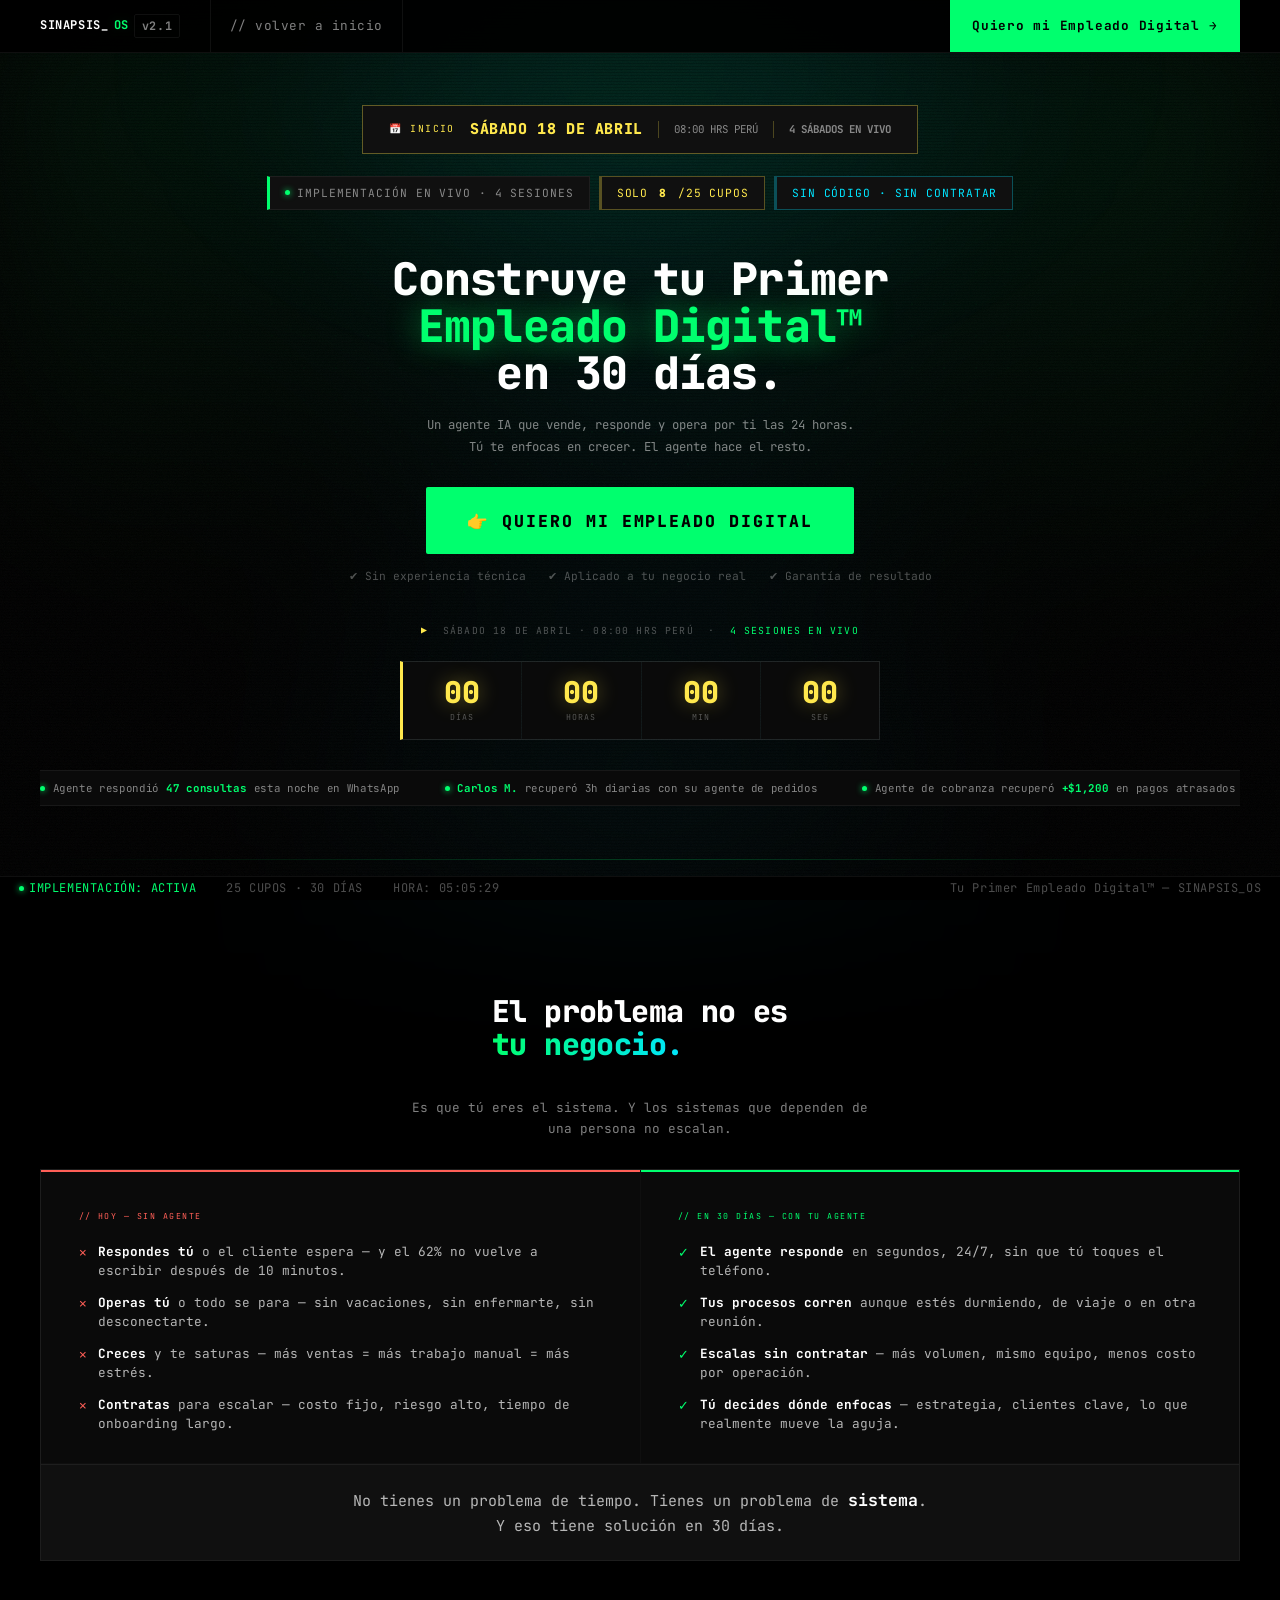
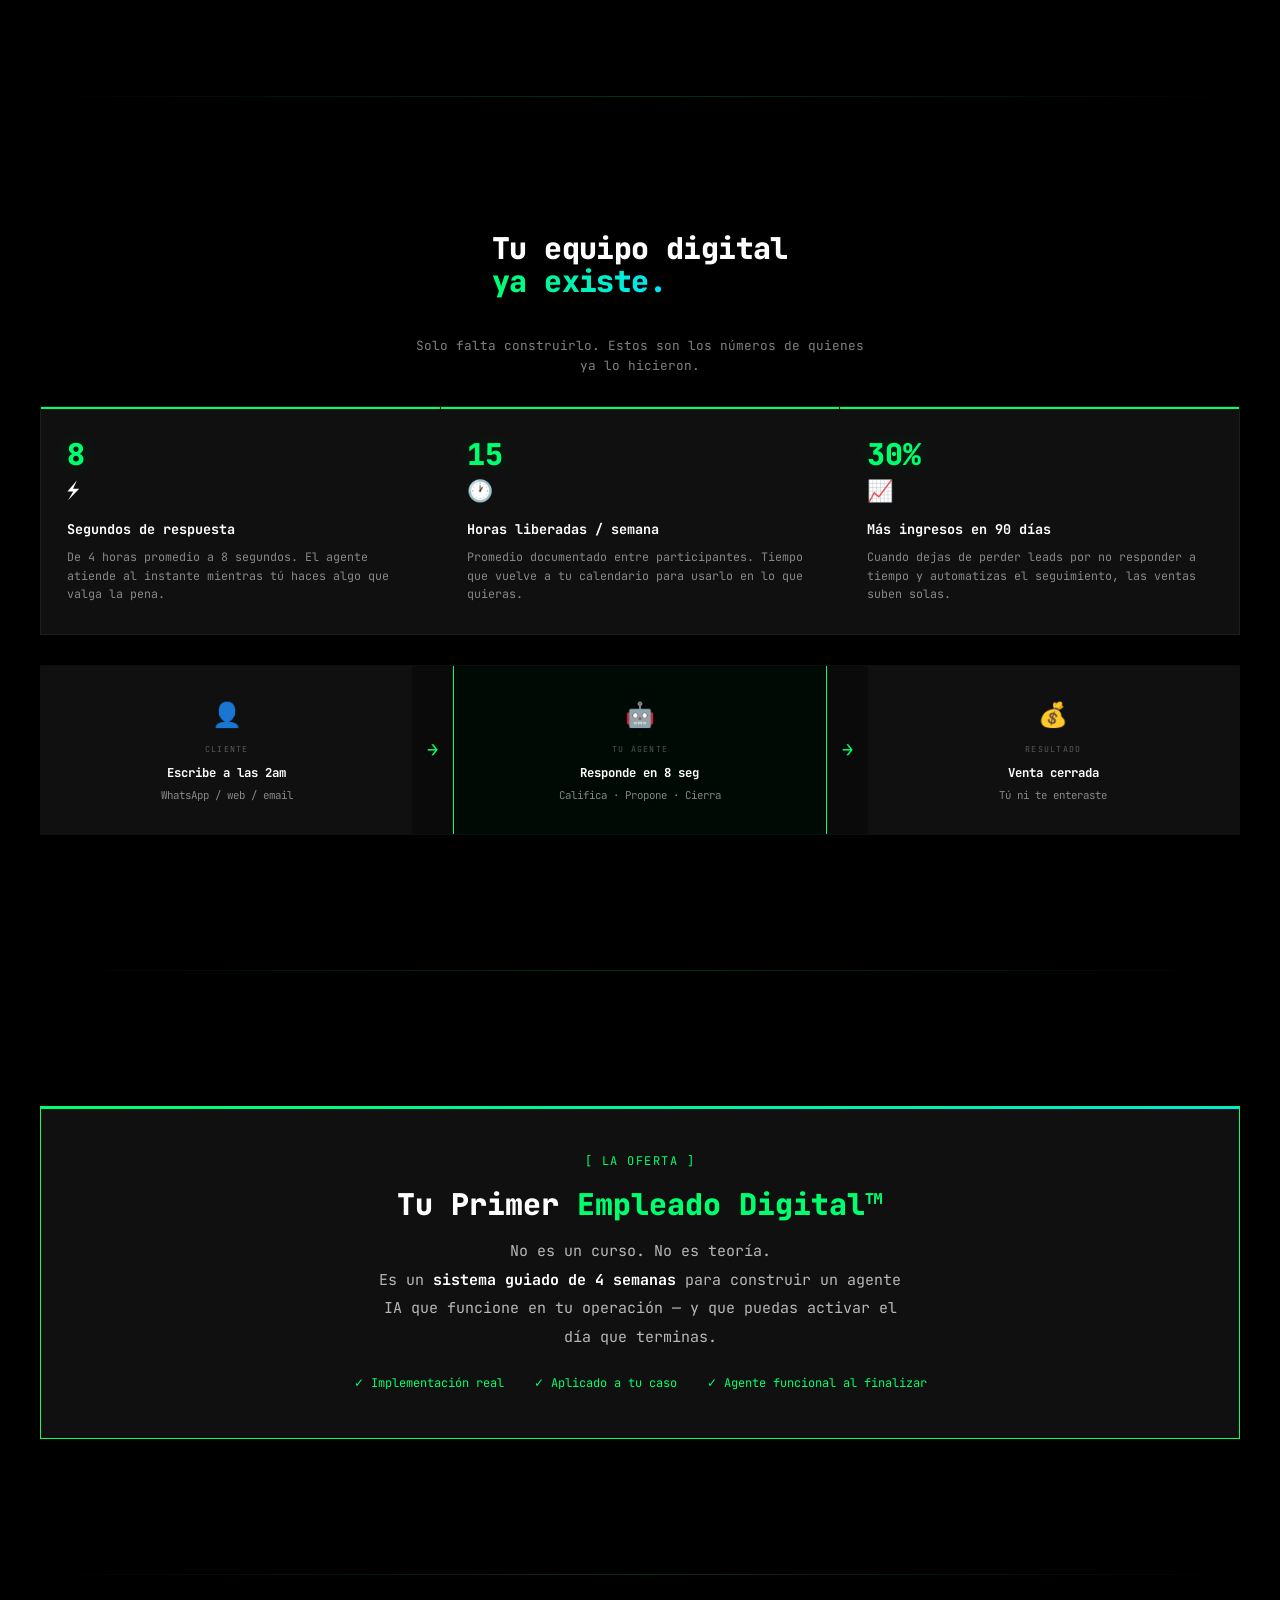
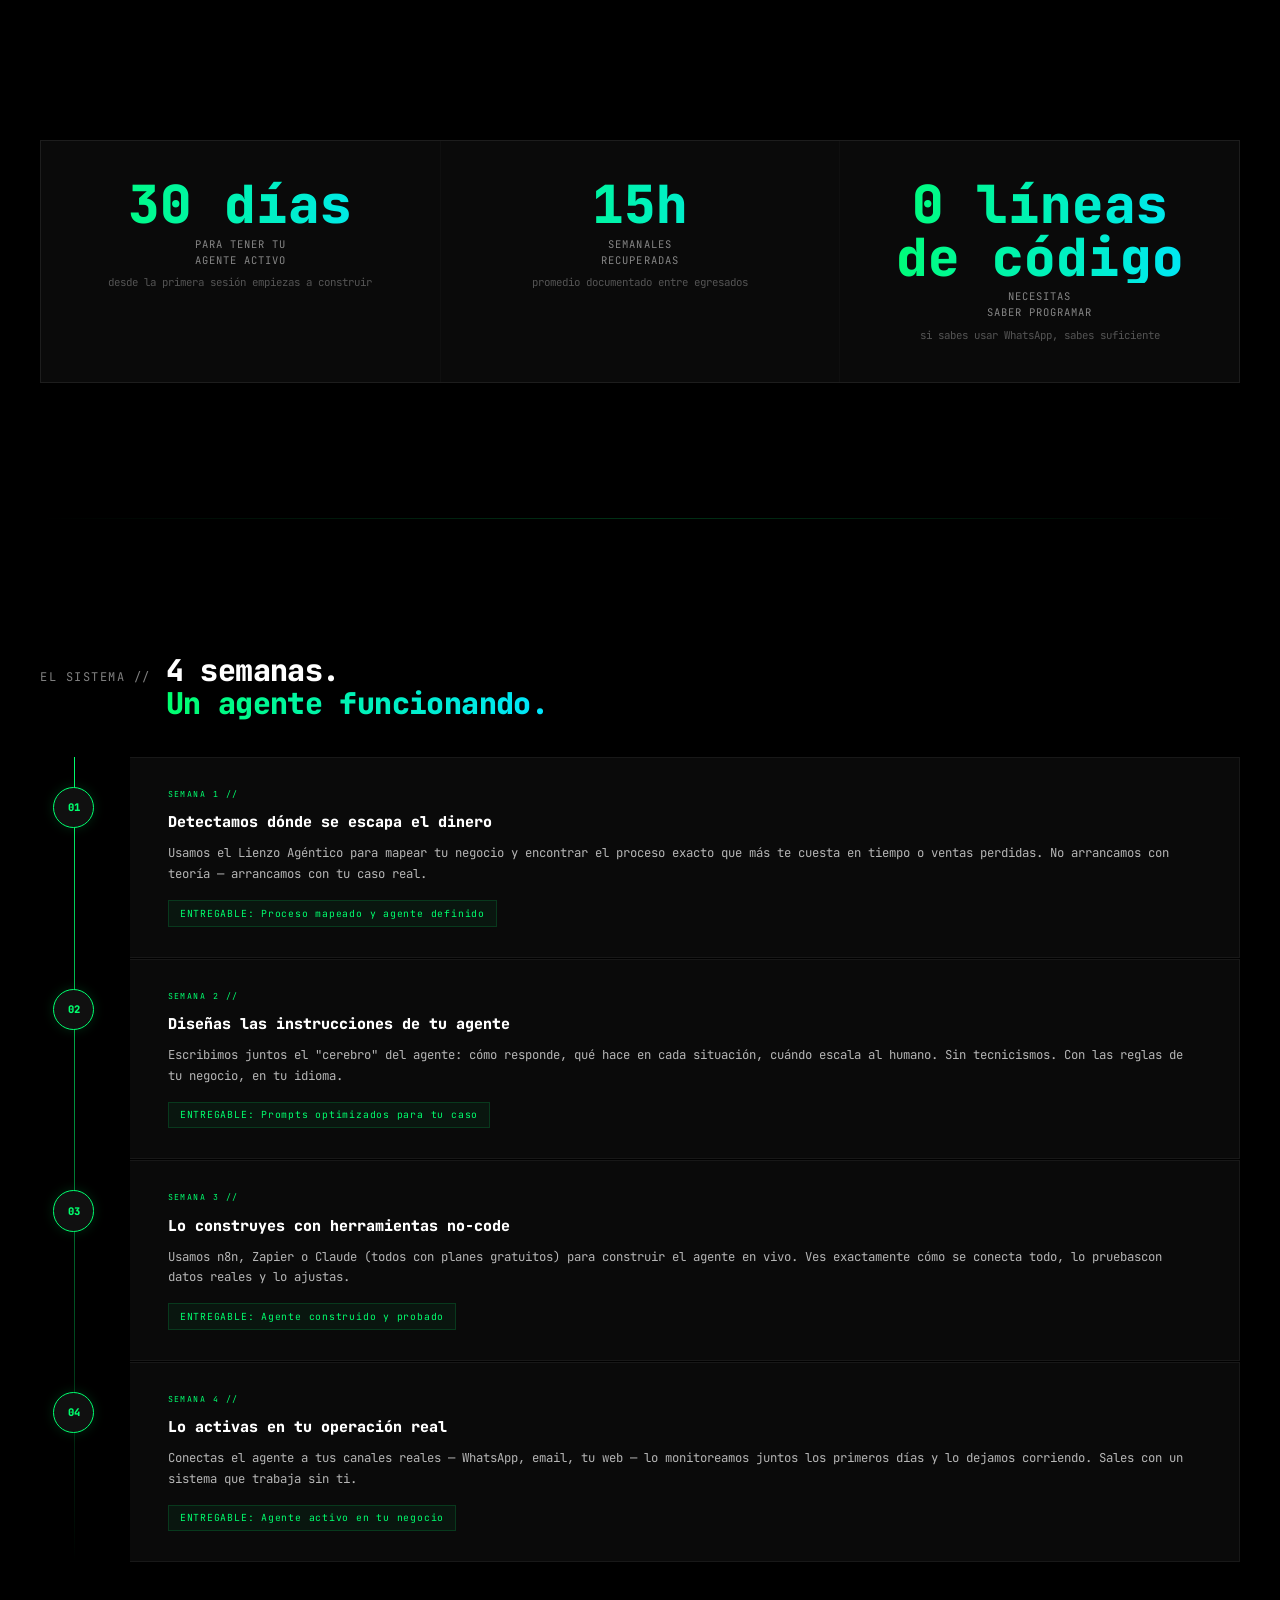
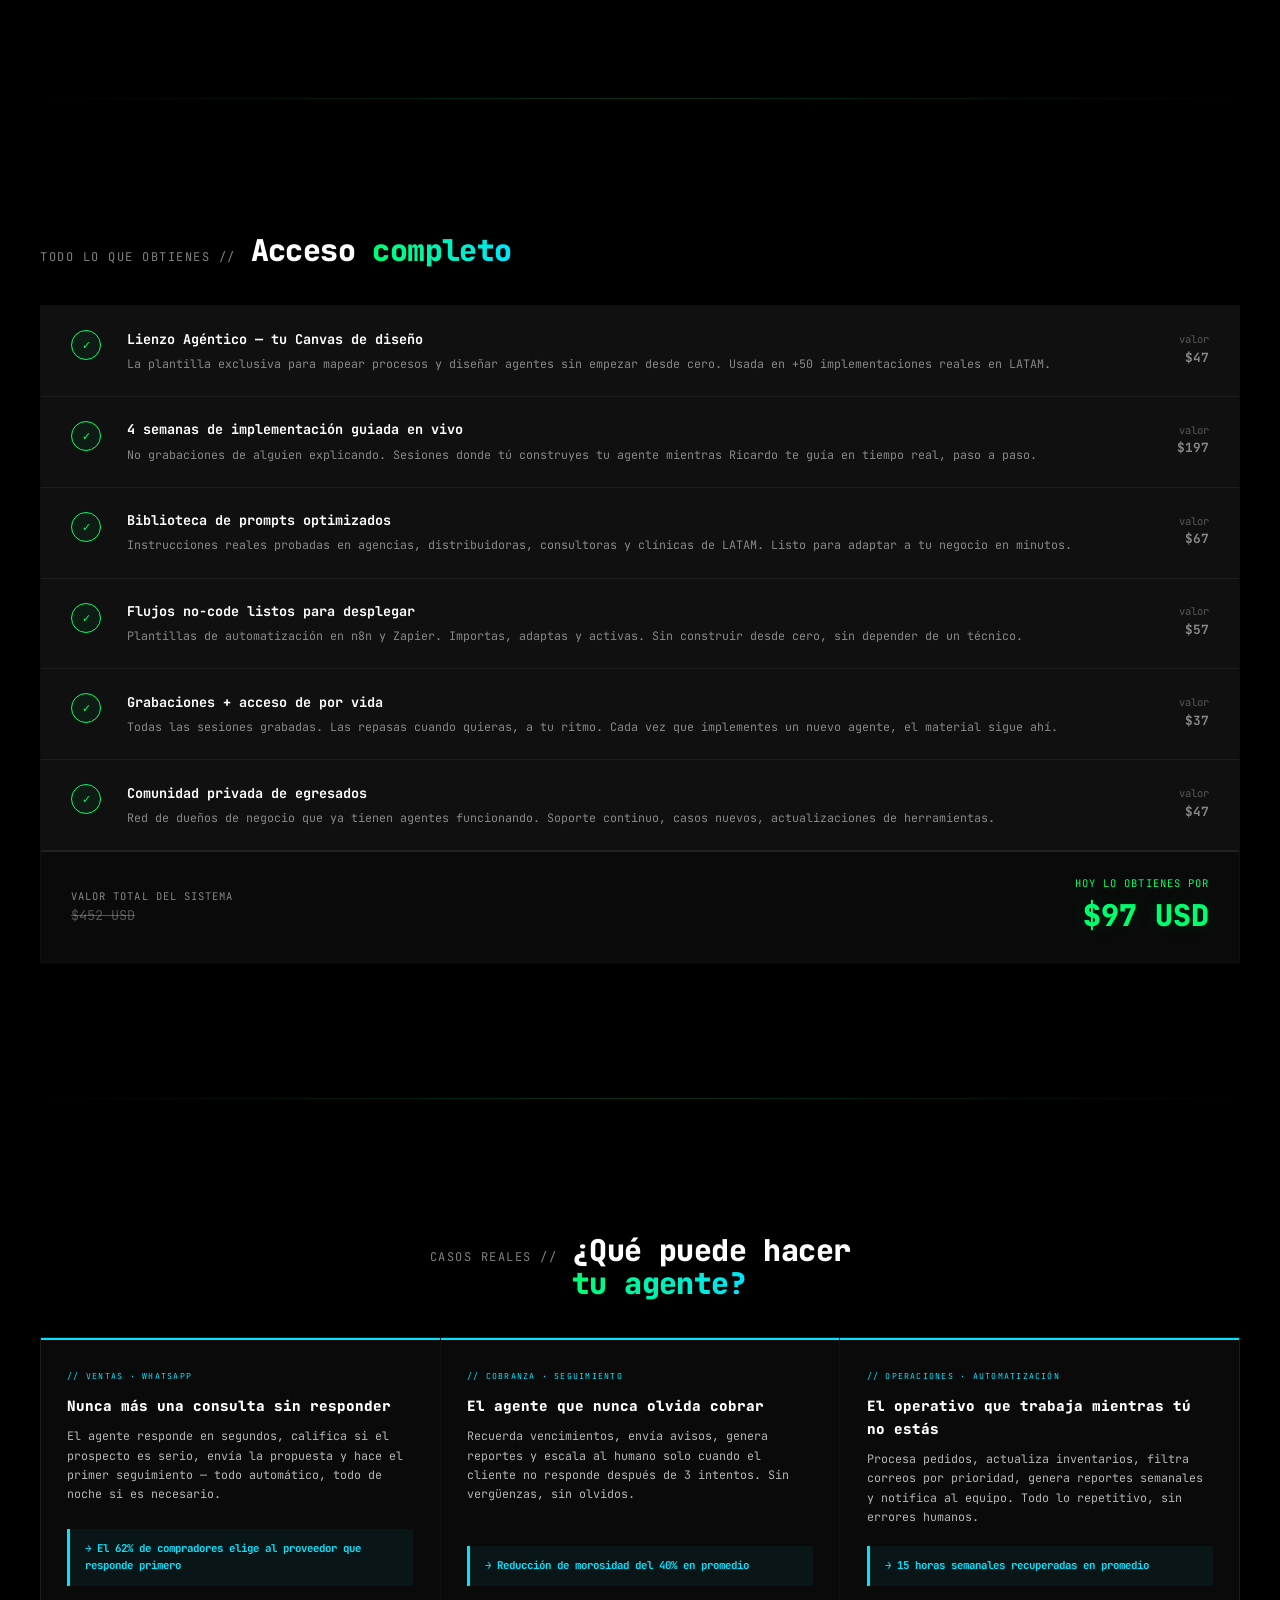
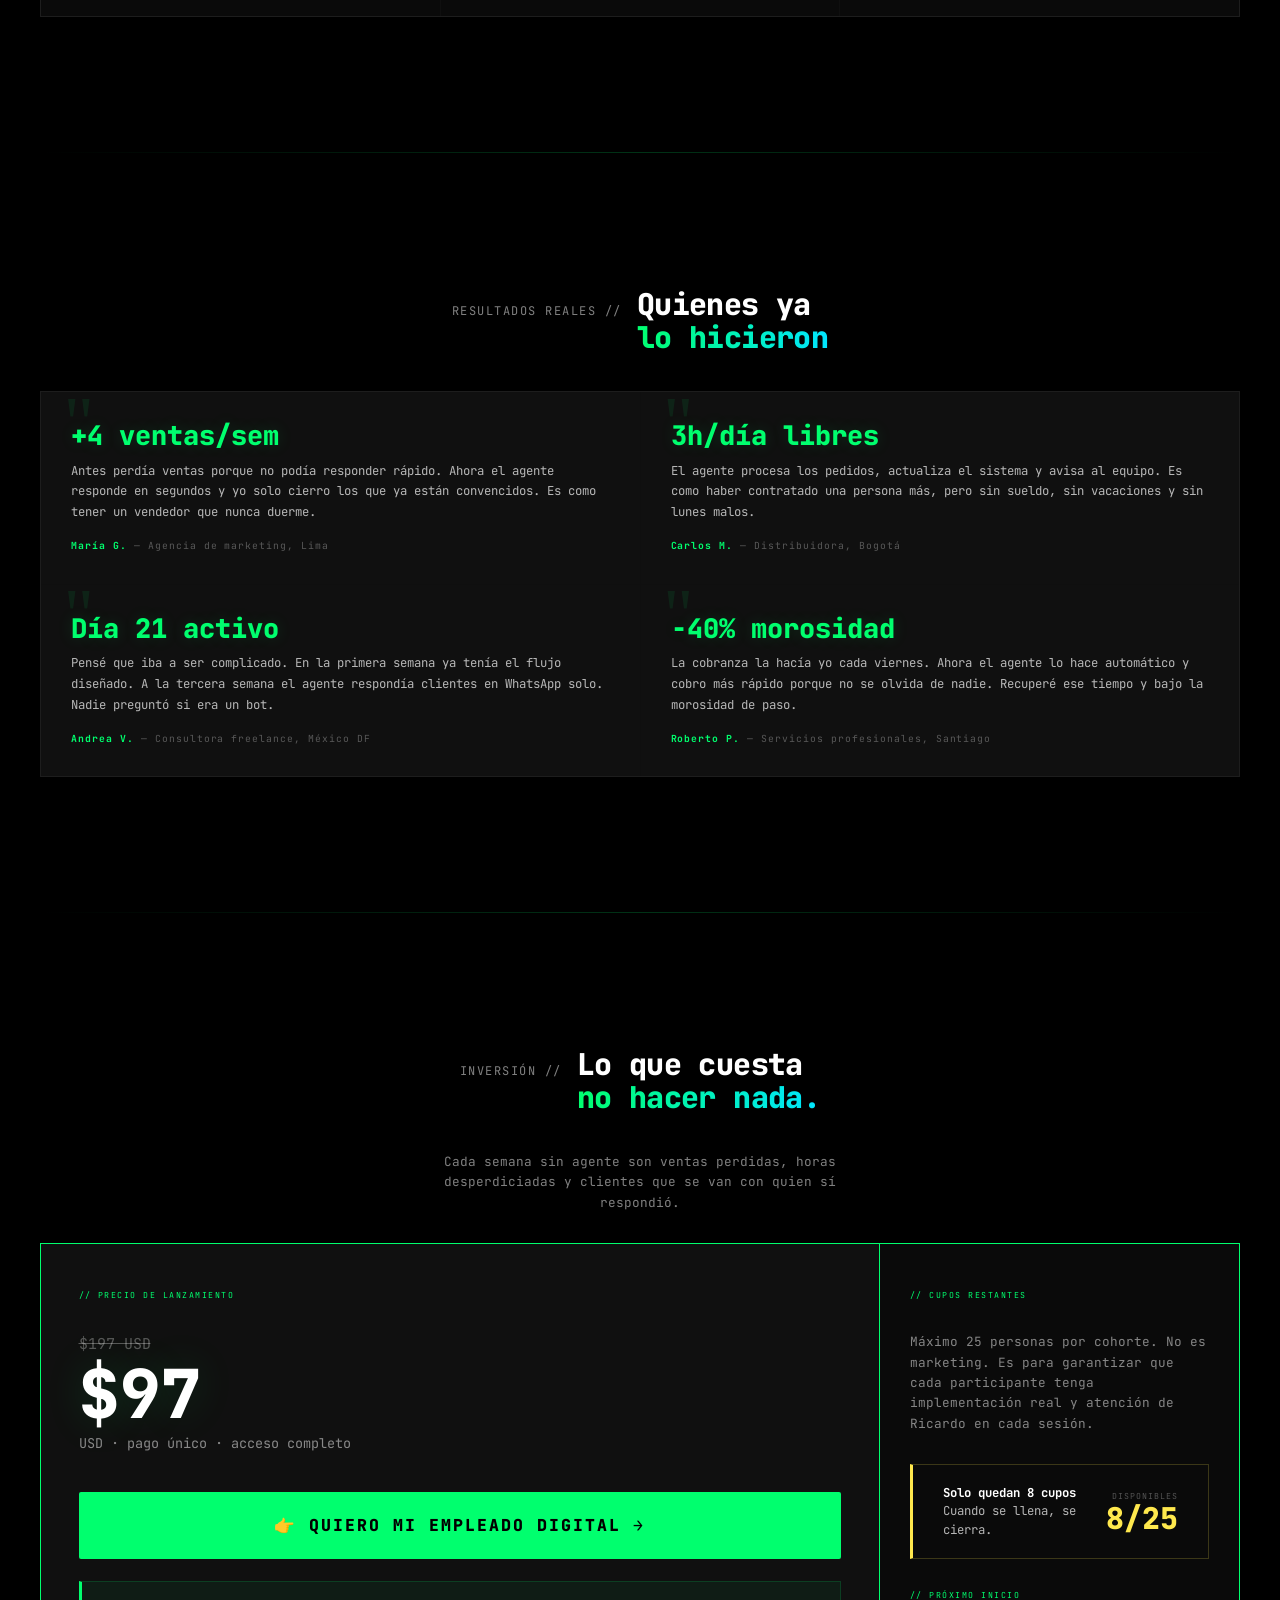
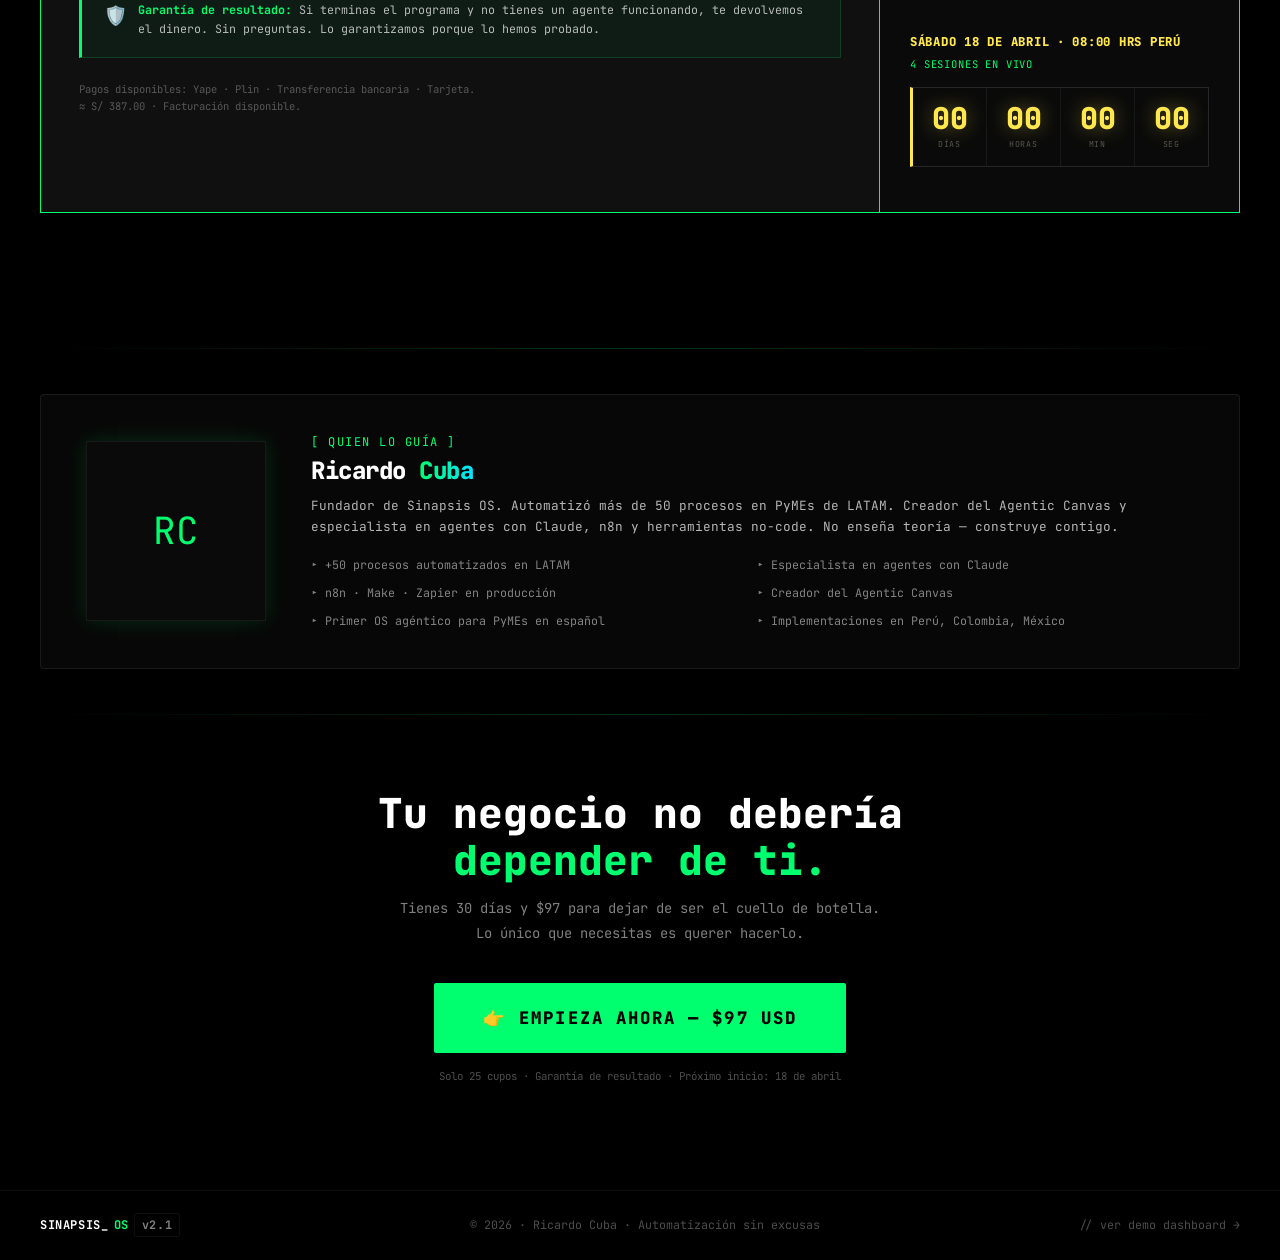
<file: frontend/workshop.html>
<!DOCTYPE html>
<html lang="es">

<head>
    <meta charset="UTF-8">
    <meta name="viewport" content="width=device-width, initial-scale=1.0">
    <title>Tu Primer Empleado Digital™ — SINAPSIS_OS</title>
    <meta name="description"
        content="Un agente IA que trabaja por ti 24/7 — vendiendo, respondiendo clientes o automatizando tareas. Sin código. Sin contratar equipo. Resultados en 30 días.">
    <link rel="stylesheet" href="commercial.css">
    <link rel="stylesheet" href="sinapsis_ux.css">
    <style>
        /* ── BASE ── */
        .ws-section { margin: 4rem 0; }
        .ws-hero    { padding: 7rem 0 3.5rem; text-align: center; }

        /* ── STAGGER ── */
        .rv.d1 { transition-delay: .1s; }
        .rv.d2 { transition-delay: .2s; }
        .rv.d3 { transition-delay: .3s; }
        .rv.d4 { transition-delay: .4s; }

        /* ── TICKER ── */
        .ticker-wrap {
            overflow: hidden; border-top: 1px solid var(--bline);
            border-bottom: 1px solid var(--bline);
            background: var(--b800); padding: 0.75rem 0;
            margin: 2rem 0 0;
        }
        .ticker-track {
            display: flex; gap: 3rem; width: max-content;
            animation: ticker 28s linear infinite;
        }
        .ticker-track:hover { animation-play-state: paused; }
        .ticker-item {
            white-space: nowrap; font-size: 0.72rem;
            color: var(--w50); letter-spacing: 0.06em;
            display: flex; align-items: center; gap: 0.5rem;
        }
        .ticker-item .t-dot { width: 5px; height: 5px; border-radius: 50%; background: var(--g); box-shadow: 0 0 6px var(--g); flex-shrink: 0; }
        .ticker-item strong { color: var(--g); }
        @keyframes ticker { from { transform: translateX(0); } to { transform: translateX(-50%); } }

        /* ── PROBLEMA ── */
        .pain-split {
            display: grid; grid-template-columns: 1fr 1fr;
            gap: 1px; background: var(--bline);
            border: 1px solid var(--bline); margin-top: 2rem;
        }
        .pain-col { background: var(--b800); padding: 2.5rem 2.5rem 2rem; }
        .pain-col.is-now { border-top: 2px solid #ff5f57; }
        .pain-col.is-after { border-top: 2px solid var(--g); }
        .pain-lbl { font-size: 0.55rem; letter-spacing: 0.18em; margin-bottom: 1.25rem; }
        .pain-lbl.red { color: #ff5f57; }
        .pain-lbl.grn { color: var(--g); }
        .pain-col ul { list-style: none; padding: 0; display: flex; flex-direction: column; gap: 0.85rem; }
        .pain-col li { font-size: 0.85rem; display: flex; gap: 0.75rem; line-height: 1.5; }
        .pain-col li .pi { flex-shrink: 0; margin-top: 0.1rem; }
        .pain-col li p { color: var(--w70); margin: 0; }
        .pain-col li strong { color: var(--w); }
        .pain-verdict {
            grid-column: 1 / -1; background: var(--b700);
            padding: 1.5rem 2.5rem; border-top: 1px solid var(--bline);
            text-align: center;
        }
        .pain-verdict p { font-size: 1rem; color: var(--w70); margin: 0; }
        .pain-verdict strong { color: var(--w); font-size: 1.1rem; }

        /* ── OPORTUNIDAD ── */
        .opp-grid {
            display: grid; grid-template-columns: repeat(3,1fr);
            gap: 1px; background: var(--bline);
            border: 1px solid var(--bline); margin-top: 2rem;
        }
        .opp-item {
            background: var(--b700); padding: 2rem 1.75rem;
            border-top: 2px solid var(--g);
            transition: background 0.2s;
            position: relative; overflow: hidden;
        }
        .opp-item::after {
            content: ''; position: absolute; bottom: 0; left: 0; right: 0;
            height: 2px; background: var(--grad);
            transform: scaleX(0); transform-origin: left;
            transition: transform 0.3s;
        }
        .opp-item:hover::after { transform: scaleX(1); }
        .opp-item:hover { background: var(--b800); }
        .opp-metric { font-size: 2rem; font-weight: 800; color: var(--g); line-height: 1; margin-bottom: 0.3rem; text-shadow: 0 0 20px var(--g-gl); }
        .opp-icon { font-size: 1.4rem; margin-bottom: 0.75rem; }
        .opp-item h4 { color: var(--w); font-size: 0.9rem; font-weight: 700; margin-bottom: 0.5rem; }
        .opp-item p { color: var(--w50); font-size: 0.78rem; line-height: 1.6; }

        /* ── FLUJO ── */
        .flow-diagram {
            display: flex; align-items: stretch; justify-content: center;
            gap: 0; margin-top: 2.5rem; border: 1px solid var(--bline);
        }
        .flow-node {
            flex: 1; background: var(--b700);
            padding: 2rem 1.5rem; text-align: center;
            position: relative;
        }
        .flow-node.is-agent {
            background: rgba(0,255,110,0.04);
            border-left: 1px solid var(--g);
            border-right: 1px solid var(--g);
        }
        .fn-icon { font-size: 1.6rem; margin-bottom: 0.6rem; }
        .fn-lbl { font-size: 0.55rem; color: var(--w30); letter-spacing: 0.15em; margin-bottom: 0.4rem; }
        .fn-val { font-size: 0.82rem; color: var(--w); font-weight: 700; }
        .fn-sub { font-size: 0.72rem; color: var(--w50); margin-top: 0.3rem; }
        .flow-arrow-col {
            display: flex; align-items: center; justify-content: center;
            background: var(--b800); padding: 0 1rem;
            color: var(--g); font-size: 1.25rem; font-weight: 800;
        }

        /* ── STATS ── */
        .stats-strip {
            display: grid; grid-template-columns: repeat(3,1fr);
            gap: 1px; background: var(--bline);
            border: 1px solid var(--bline); margin-top: 2rem;
        }
        .stat-box { background: var(--b800); padding: 2.5rem 2rem; text-align: center; }
        .stat-num {
            font-size: 3.5rem; font-weight: 800; line-height: 1;
            background: var(--grad); -webkit-background-clip: text;
            -webkit-text-fill-color: transparent; background-clip: text;
            margin-bottom: 0.4rem;
        }
        .stat-lbl { font-size: 0.7rem; color: var(--w50); letter-spacing: 0.1em; line-height: 1.5; }
        .stat-sub { font-size: 0.72rem; color: var(--w30); margin-top: 0.4rem; }

        /* ── FASES TIMELINE ── */
        .timeline { position: relative; margin-top: 2.5rem; }
        .timeline::before {
            content: ''; position: absolute;
            left: 2.25rem; top: 0; bottom: 0; width: 1px;
            background: linear-gradient(to bottom, var(--g) 0%, transparent 100%);
        }
        .tl-item {
            display: grid; grid-template-columns: 4.5rem 1fr;
            gap: 1.5rem; margin-bottom: 1px; position: relative;
        }
        .tl-num-col {
            display: flex; flex-direction: column; align-items: center;
            padding-top: 2rem;
        }
        .tl-bubble {
            width: 2.75rem; height: 2.75rem; border-radius: 50%;
            background: var(--b700); border: 1px solid var(--g);
            display: flex; align-items: center; justify-content: center;
            font-size: 0.7rem; font-weight: 800; color: var(--g);
            flex-shrink: 0; position: relative; z-index: 1;
            box-shadow: 0 0 12px var(--g-gl);
            transition: background 0.3s, box-shadow 0.3s;
        }
        .tl-item:hover .tl-bubble {
            background: var(--g); color: var(--black);
            box-shadow: 0 0 24px var(--g-gw);
        }
        .tl-body {
            background: var(--b800); border: 1px solid var(--bline);
            border-left: none; padding: 2rem 2.5rem;
            transition: border-color 0.2s;
        }
        .tl-item:hover .tl-body { border-color: rgba(0,255,110,0.2); }
        .tl-week { font-size: 0.55rem; color: var(--g); letter-spacing: 0.18em; margin-bottom: 0.6rem; }
        .tl-body h4 { color: var(--w); font-size: 1rem; font-weight: 800; margin-bottom: 0.6rem; }
        .tl-body p { color: var(--w70); font-size: 0.82rem; line-height: 1.7; margin: 0; }
        .tl-tag {
            display: inline-block; margin-top: 1rem;
            background: var(--g-dk); border: 1px solid rgba(0,255,110,0.15);
            color: var(--g); font-size: 0.65rem; padding: 0.3rem 0.75rem;
            letter-spacing: 0.08em;
        }

        /* ── QUÉ INCLUYE / VALUE STACK ── */
        .include-stack { margin-top: 2rem; border: 1px solid var(--bline); }
        .stack-item {
            display: grid; grid-template-columns: 2.5rem 1fr auto;
            gap: 1.25rem; align-items: start;
            padding: 1.5rem 2rem; background: var(--b700);
            border-bottom: 1px solid var(--bline);
            transition: background 0.2s;
        }
        .stack-item:last-child { border-bottom: none; }
        .stack-item:hover { background: var(--b800); }
        .stack-check {
            width: 2rem; height: 2rem; border-radius: 50%;
            background: var(--g-dk); border: 1px solid var(--g);
            display: flex; align-items: center; justify-content: center;
            color: var(--g); font-size: 0.75rem; flex-shrink: 0;
            margin-top: 0.1rem;
        }
        .stack-item h5 { color: var(--w); font-size: 0.9rem; font-weight: 700; margin-bottom: 0.3rem; }
        .stack-item p { color: var(--w50); font-size: 0.78rem; line-height: 1.6; margin: 0; }
        .stack-val {
            font-size: 0.7rem; color: var(--w30); white-space: nowrap;
            padding-top: 0.15rem; text-align: right;
        }
        .stack-val strong { display: block; font-size: 0.85rem; color: var(--w50); }
        .stack-total {
            display: flex; justify-content: space-between; align-items: center;
            padding: 1.5rem 2rem; background: var(--b800);
            border-top: 1px solid var(--bline-h);
        }
        .stack-total .st-lbl { font-size: 0.7rem; color: var(--w50); letter-spacing: 0.1em; }
        .stack-total .st-crossed { font-size: 0.9rem; text-decoration: line-through; color: var(--w30); }
        .stack-total .st-price { font-size: 2rem; font-weight: 800; color: var(--g); text-shadow: 0 0 20px var(--g-gl); }

        /* ── CASOS ── */
        .casos-grid {
            display: grid; grid-template-columns: repeat(3,1fr);
            gap: 1px; background: var(--bline);
            border: 1px solid var(--bline); margin-top: 2rem;
        }
        .caso-item {
            background: var(--b800); padding: 2rem 1.75rem;
            border-top: 2px solid var(--c);
            display: flex; flex-direction: column;
            transition: background 0.2s;
        }
        .caso-item:hover { background: var(--b700); }
        .caso-type { font-size: 0.55rem; letter-spacing: 0.15em; color: var(--c); margin-bottom: 0.75rem; }
        .caso-item h4 { color: var(--w); font-size: 0.95rem; font-weight: 800; margin-bottom: 0.65rem; }
        .caso-item p { color: var(--w70); font-size: 0.78rem; line-height: 1.65; flex: 1; }
        .caso-result {
            margin-top: 1.25rem; padding: 0.75rem 1rem;
            background: rgba(0,229,255,0.05); border-left: 3px solid var(--c);
            font-size: 0.72rem; color: var(--c); font-weight: 700;
        }

        /* ── TESTIMONIOS ── */
        .testi-grid {
            display: grid; grid-template-columns: 1fr 1fr;
            gap: 1px; background: var(--bline);
            border: 1px solid var(--bline); margin-top: 2rem;
        }
        .testi-item {
            background: var(--b700); padding: 2rem;
            position: relative; overflow: hidden;
            transition: background 0.2s;
        }
        .testi-item:hover { background: var(--b800); }
        .testi-item::before {
            content: '"'; position: absolute; top: -0.5rem; left: 1.5rem;
            font-size: 5rem; color: var(--g); opacity: 0.08;
            font-family: Georgia, serif; line-height: 1; pointer-events: none;
        }
        .testi-metric {
            font-size: 1.8rem; font-weight: 800; color: var(--g);
            line-height: 1; margin-bottom: 0.75rem;
            text-shadow: 0 0 16px var(--g-gl);
        }
        .testi-quote { color: var(--w70); font-size: 0.82rem; line-height: 1.7; margin-bottom: 1rem; }
        .testi-author { font-size: 0.65rem; color: var(--w30); letter-spacing: 0.1em; }
        .testi-author strong { color: var(--g); }

        /* ── PRECIO ── */
        .price-wrap {
            display: grid; grid-template-columns: 1fr 360px;
            gap: 1px; background: var(--bline);
            border: 1px solid var(--g); margin-top: 2rem;
        }
        .price-left { background: var(--b700); padding: 3rem 2.5rem; }
        .price-right {
            background: var(--b800); padding: 3rem 2rem;
            display: flex; flex-direction: column; justify-content: space-between;
            border-left: 1px solid var(--g);
        }
        .price-label { font-size: 0.55rem; color: var(--g); letter-spacing: 0.18em; margin-bottom: 2rem; }
        .price-crossed { font-size: 1rem; text-decoration: line-through; color: var(--w30); margin-bottom: 0.25rem; }
        .price-main {
            font-size: 4.5rem; font-weight: 800; line-height: 1; color: var(--w);
            text-shadow: 0 0 40px var(--g-gl); margin-bottom: 0.35rem;
        }
        .price-sub { font-size: 0.9rem; color: var(--w50); margin-bottom: 2.5rem; }
        .price-note { font-size: 0.7rem; color: var(--w30); line-height: 1.65; margin-top: 1.5rem; }

        /* ── GARANTÍA ── */
        .garantia {
            background: var(--g-dk); border: 1px solid rgba(0,255,110,0.15);
            border-left: 3px solid var(--g); padding: 1.25rem 1.5rem;
            display: flex; gap: 0.75rem; align-items: flex-start;
            margin-top: 1.5rem;
        }
        .garantia p { color: var(--w70); font-size: 0.78rem; line-height: 1.6; margin: 0; }
        .garantia strong { color: var(--g); }

        /* ── COUNTDOWN ── */
        .countdown-bar {
            display: flex; gap: 1px; background: var(--bline);
            border: 1px solid var(--bline); border-left: 3px solid var(--y);
            margin: 1.5rem auto 0; max-width: 480px;
        }
        .cd-unit { flex: 1; background: var(--b800); padding: 1rem 0.5rem; text-align: center; }
        .cd-num {
            font-size: 2rem; font-weight: 800; color: var(--y);
            line-height: 1; display: block;
            text-shadow: 0 0 20px rgba(255,232,77,0.4);
        }
        .cd-lbl { font-size: 0.55rem; letter-spacing: 0.12em; color: var(--w30); margin-top: 0.3rem; display: block; }

        /* ── URGENCIA ── */
        .urgencia-bar {
            background: var(--b800); border: 1px solid rgba(255,232,77,0.2);
            border-left: 3px solid var(--y); padding: 1.25rem 2rem;
            display: flex; align-items: center; gap: 1.5rem;
            flex-wrap: wrap; margin-top: 1rem;
        }
        .urgencia-bar .u-text { font-size: 0.82rem; color: var(--w70); line-height: 1.5; flex: 1; }
        .urgencia-bar .u-text strong { color: var(--w); }
        .u-slots { text-align: right; flex-shrink: 0; }
        .u-slots-lbl { font-size: 0.55rem; color: var(--w30); letter-spacing: 0.12em; }
        .u-slots-num { font-size: 2rem; font-weight: 800; color: var(--y); line-height: 1; }

        /* ── CTA FINAL ── */
        .cta-final { text-align: center; padding: 5rem 0 7rem; }
        .cta-final h2 { font-size: 2.75rem; font-weight: 800; color: var(--w); margin-bottom: 0.75rem; line-height: 1.15; }
        .cta-final h2 em { color: var(--g); font-style: normal; }

        /* ── DIVIDER ── */
        .section-div {
            height: 1px; margin: 0;
            background: linear-gradient(90deg, transparent, var(--g), transparent);
            opacity: 0.2;
        }

        /* ── MOBILE ── */
        @media(max-width:900px) {
            .pain-split, .opp-grid, .casos-grid { grid-template-columns: 1fr; }
            .stats-strip { grid-template-columns: 1fr 1fr; }
            .testi-grid { grid-template-columns: 1fr; }
            .price-wrap { grid-template-columns: 1fr; }
            .price-right { border-left: none; border-top: 1px solid var(--g); }
            .flow-diagram { flex-direction: column; }
            .tl-item { grid-template-columns: 1fr; }
            .timeline::before { display: none; }
            .tl-num-col { flex-direction: row; padding: 1.5rem 1.5rem 0; }
            .tl-body { border-left: 1px solid var(--bline); }
            h1 { font-size: 2.2rem; }
            .facilitador-box { grid-template-columns: 1fr !important; text-align: center !important; }
            .facilitador-img { margin: 0 auto; }
            .urgencia-bar { justify-content: center; }
            .u-slots { margin-left: 0; text-align: center; width: 100%; }
            .stack-item { grid-template-columns: 2.5rem 1fr; }
            .stack-val { display: none; }
        }
        @media(max-width:540px) {
            .stats-strip { grid-template-columns: 1fr; }
            .stat-num { font-size: 2.75rem; }
        }
    </style>
</head>

<body>
    <div class="mesh-bg" aria-hidden="true"></div>
    <div class="os-glow" aria-hidden="true"></div>
    <div class="os-grid" aria-hidden="true"></div>
    <div class="os-scan" aria-hidden="true"></div>

    <nav>
        <div class="container nav-in">
            <a href="index.html" class="logo">SINAPSIS_<em>OS</em> <span class="ver">v2.1</span></a>
            <div class="nav-links">
                <a href="index.html" class="nav-link">// volver a inicio</a>
            </div>
            <a href="https://t.me/SinapsisAgente_bot?start=empleado" class="nav-cta">Quiero mi Empleado Digital →</a>
        </div>
    </nav>

    <main class="container">

        <!-- ══ HERO ══ -->
        <section class="ws-hero">
            <!-- FECHA DESTACADA -->
            <div style="display:inline-flex; align-items:center; gap:1rem; background:var(--b700); border:1px solid rgba(255,232,77,0.35); padding:0.75rem 1.75rem; margin-bottom:1.5rem; flex-wrap:wrap; justify-content:center;">
                <span style="font-size:0.65rem; color:var(--y); letter-spacing:0.15em;">📅 INICIO</span>
                <span style="font-size:1rem; font-weight:800; color:var(--y); letter-spacing:0.04em;">SÁBADO 18 DE ABRIL</span>
                <span style="width:1px; height:1.1rem; background:rgba(255,232,77,0.25);"></span>
                <span style="font-size:0.72rem; color:var(--w50);">08:00 HRS PERÚ</span>
                <span style="width:1px; height:1.1rem; background:rgba(255,232,77,0.25);"></span>
                <span style="font-size:0.72rem; color:var(--w50); font-weight:700;">4 SÁBADOS EN VIVO</span>
            </div>

            <div style="display:flex; flex-wrap:wrap; gap:0.6rem; justify-content:center; margin-bottom:1.5rem;">
                <div class="hero-badge" style="display:inline-flex;">
                    <span class="ping"></span>IMPLEMENTACIÓN EN VIVO · 4 SESIONES
                </div>
                <div class="hero-badge" style="display:inline-flex; border-color:rgba(255,232,77,0.3); color:var(--y);">
                    SOLO <span id="slots-left" style="font-weight:800; margin:0 0.3em;">8</span>/25 CUPOS
                </div>
                <div class="hero-badge" style="display:inline-flex; border-color:rgba(0,229,255,0.3); color:var(--c);">
                    SIN CÓDIGO · SIN CONTRATAR
                </div>
            </div>

            <h1>
                Construye tu Primer<br>
                <em>Empleado Digital™</em><br>
                en 30 días.
            </h1>
            <p class="hero-sub" style="margin:0 auto 2rem; max-width: 560px;">
                Un agente IA que vende, responde y opera por ti las 24 horas.<br>
                Tú te enfocas en crecer. El agente hace el resto.
            </p>

            <a href="https://t.me/SinapsisAgente_bot?start=empleado" class="btn btn-premium"
                style="font-size:1.1rem; padding:1.35rem 2.75rem; display:inline-flex; gap:0.5rem;">
                👉 Quiero mi Empleado Digital
            </a>
            <div style="margin-top:0.85rem; display:flex; gap:1.5rem; justify-content:center; flex-wrap:wrap;">
                <span style="font-size:0.75rem; color:var(--w30);">✔ Sin experiencia técnica</span>
                <span style="font-size:0.75rem; color:var(--w30);">✔ Aplicado a tu negocio real</span>
                <span style="font-size:0.75rem; color:var(--w30);">✔ Garantía de resultado</span>
            </div>

            <!-- COUNTDOWN -->
            <div style="margin:2.5rem auto 0; text-align:center;">
                <div style="font-size:0.65rem; color:var(--w30); letter-spacing:0.12em; margin-bottom:0.5rem;">
                    <span style="color:var(--y);">▶</span> &nbsp;SÁBADO 18 DE ABRIL · 08:00 HRS PERÚ &nbsp;·&nbsp; <span style="color:var(--g);">4 SESIONES EN VIVO</span>
                </div>
                <div class="countdown-bar rv" id="countdown-bar">
                    <div class="cd-unit"><span class="cd-num" id="cd-dias">--</span><span class="cd-lbl">DÍAS</span></div>
                    <div class="cd-unit"><span class="cd-num" id="cd-horas">--</span><span class="cd-lbl">HORAS</span></div>
                    <div class="cd-unit"><span class="cd-num" id="cd-min">--</span><span class="cd-lbl">MIN</span></div>
                    <div class="cd-unit"><span class="cd-num" id="cd-seg">--</span><span class="cd-lbl">SEG</span></div>
                </div>
            </div>

            <!-- TICKER -->
            <div class="ticker-wrap rv">
                <div class="ticker-track" id="ticker">
                    <span class="ticker-item"><span class="t-dot"></span>Agente respondió <strong>47 consultas</strong> esta noche en WhatsApp</span>
                    <span class="ticker-item"><span class="t-dot"></span><strong>Carlos M.</strong> recuperó 3h diarias con su agente de pedidos</span>
                    <span class="ticker-item"><span class="t-dot"></span>Agente de cobranza recuperó <strong>+$1,200</strong> en pagos atrasados esta semana</span>
                    <span class="ticker-item"><span class="t-dot"></span><strong>Andrea V.</strong> cerró 4 ventas mientras dormía — su agente hizo el seguimiento</span>
                    <span class="ticker-item"><span class="t-dot"></span>Tiempo de respuesta al cliente: de <strong>4 horas → 8 segundos</strong></span>
                    <span class="ticker-item"><span class="t-dot"></span><strong>María G.</strong> escaló de 50 a 200 consultas/semana sin contratar nadie</span>
                    <!-- duplicate for seamless loop -->
                    <span class="ticker-item"><span class="t-dot"></span>Agente respondió <strong>47 consultas</strong> esta noche en WhatsApp</span>
                    <span class="ticker-item"><span class="t-dot"></span><strong>Carlos M.</strong> recuperó 3h diarias con su agente de pedidos</span>
                    <span class="ticker-item"><span class="t-dot"></span>Agente de cobranza recuperó <strong>+$1,200</strong> en pagos atrasados esta semana</span>
                    <span class="ticker-item"><span class="t-dot"></span><strong>Andrea V.</strong> cerró 4 ventas mientras dormía — su agente hizo el seguimiento</span>
                    <span class="ticker-item"><span class="t-dot"></span>Tiempo de respuesta al cliente: de <strong>4 horas → 8 segundos</strong></span>
                    <span class="ticker-item"><span class="t-dot"></span><strong>María G.</strong> escaló de 50 a 200 consultas/semana sin contratar nadie</span>
                </div>
            </div>
        </section>

        <div class="section-div"></div>

        <!-- ══ PROBLEMA ══ -->
        <section class="ws-section rv">
            <div class="s-hdr" style="justify-content:center;">
                <h2 class="s-title">El problema no es<br><em>tu negocio.</em></h2>
            </div>
            <p style="text-align:center; color:var(--w50); font-size:0.85rem; margin:0.5rem 0 0; max-width:480px; margin-left:auto; margin-right:auto;">
                Es que tú eres el sistema. Y los sistemas que dependen de una persona no escalan.
            </p>
            <div class="pain-split">
                <div class="pain-col is-now rv">
                    <div class="pain-lbl red">// HOY — SIN AGENTE</div>
                    <ul>
                        <li><span class="pi" style="color:#ff5f57;">✕</span><p><strong>Respondes tú</strong> o el cliente espera — y el 62% no vuelve a escribir después de 10 minutos.</p></li>
                        <li><span class="pi" style="color:#ff5f57;">✕</span><p><strong>Operas tú</strong> o todo se para — sin vacaciones, sin enfermarte, sin desconectarte.</p></li>
                        <li><span class="pi" style="color:#ff5f57;">✕</span><p><strong>Creces</strong> y te saturas — más ventas = más trabajo manual = más estrés.</p></li>
                        <li><span class="pi" style="color:#ff5f57;">✕</span><p><strong>Contratas</strong> para escalar — costo fijo, riesgo alto, tiempo de onboarding largo.</p></li>
                    </ul>
                </div>
                <div class="pain-col is-after rv d1">
                    <div class="pain-lbl grn">// EN 30 DÍAS — CON TU AGENTE</div>
                    <ul>
                        <li><span class="pi" style="color:var(--g);">✓</span><p><strong>El agente responde</strong> en segundos, 24/7, sin que tú toques el teléfono.</p></li>
                        <li><span class="pi" style="color:var(--g);">✓</span><p><strong>Tus procesos corren</strong> aunque estés durmiendo, de viaje o en otra reunión.</p></li>
                        <li><span class="pi" style="color:var(--g);">✓</span><p><strong>Escalas sin contratar</strong> — más volumen, mismo equipo, menos costo por operación.</p></li>
                        <li><span class="pi" style="color:var(--g);">✓</span><p><strong>Tú decides dónde enfocas</strong> — estrategia, clientes clave, lo que realmente mueve la aguja.</p></li>
                    </ul>
                </div>
                <div class="pain-verdict">
                    <p>No tienes un problema de tiempo. Tienes un problema de <strong>sistema</strong>.<br>Y eso tiene solución en 30 días.</p>
                </div>
            </div>
        </section>

        <div class="section-div"></div>

        <!-- ══ OPORTUNIDAD ══ -->
        <section class="ws-section">
            <div class="s-hdr" style="justify-content:center;" >
                <h2 class="s-title rv">Tu equipo digital<br><em>ya existe.</em></h2>
            </div>
            <p style="text-align:center; color:var(--w50); font-size:0.85rem; margin:0.5rem 0 0; max-width:460px; margin-left:auto; margin-right:auto;" class="rv">
                Solo falta construirlo. Estos son los números de quienes ya lo hicieron.
            </p>
            <div class="opp-grid" style="margin-top:2rem;">
                <div class="opp-item rv">
                    <div class="opp-metric" data-target="8">0</div>
                    <div class="opp-icon">⚡</div>
                    <h4>Segundos de respuesta</h4>
                    <p>De 4 horas promedio a 8 segundos. El agente atiende al instante mientras tú haces algo que valga la pena.</p>
                </div>
                <div class="opp-item rv d1">
                    <div class="opp-metric" data-target="15">0</div>
                    <div class="opp-icon">🕐</div>
                    <h4>Horas liberadas / semana</h4>
                    <p>Promedio documentado entre participantes. Tiempo que vuelve a tu calendario para usarlo en lo que quieras.</p>
                </div>
                <div class="opp-item rv d2">
                    <div class="opp-metric" data-target="30" data-suffix="%">0</div>
                    <div class="opp-icon">📈</div>
                    <h4>Más ingresos en 90 días</h4>
                    <p>Cuando dejas de perder leads por no responder a tiempo y automatizas el seguimiento, las ventas suben solas.</p>
                </div>
            </div>

            <!-- FLUJO VISUAL -->
            <div class="flow-diagram rv" style="margin-top:2rem;">
                <div class="flow-node">
                    <div class="fn-icon">👤</div>
                    <div class="fn-lbl">CLIENTE</div>
                    <div class="fn-val">Escribe a las 2am</div>
                    <div class="fn-sub">WhatsApp / web / email</div>
                </div>
                <div class="flow-arrow-col">→</div>
                <div class="flow-node is-agent">
                    <div class="fn-icon">🤖</div>
                    <div class="fn-lbl">TU AGENTE</div>
                    <div class="fn-val">Responde en 8 seg</div>
                    <div class="fn-sub">Califica · Propone · Cierra</div>
                </div>
                <div class="flow-arrow-col">→</div>
                <div class="flow-node">
                    <div class="fn-icon">💰</div>
                    <div class="fn-lbl">RESULTADO</div>
                    <div class="fn-val">Venta cerrada</div>
                    <div class="fn-sub">Tú ni te enteraste</div>
                </div>
            </div>
        </section>

        <div class="section-div"></div>

        <!-- ══ SOLUCIÓN ══ -->
        <section class="ws-section rv">
            <div style="background:var(--b700); border:1px solid var(--g); padding:3rem 3.5rem; text-align:center; position:relative; overflow:hidden;">
                <div style="position:absolute; top:0; left:0; right:0; height:2px; background:var(--grad);"></div>
                <div class="s-num" style="color:var(--g); margin-bottom:1rem;">[ LA OFERTA ]</div>
                <h2 style="font-size:2rem; font-weight:800; color:var(--w); margin-bottom:1rem; line-height:1.2;">
                    Tu Primer <em style="color:var(--g); font-style:normal;">Empleado Digital™</em>
                </h2>
                <p style="font-size:1rem; color:var(--w70); line-height:1.9; max-width:540px; margin:0 auto 1.5rem;">
                    No es un curso. No es teoría.<br>
                    Es un <strong style="color:var(--w);">sistema guiado de 4 semanas</strong> para construir un agente IA que funcione en tu operación — y que puedas activar el día que terminas.
                </p>
                <div style="display:flex; gap:2rem; justify-content:center; flex-wrap:wrap;">
                    <span style="font-size:0.8rem; color:var(--g);">✓ Implementación real</span>
                    <span style="font-size:0.8rem; color:var(--g);">✓ Aplicado a tu caso</span>
                    <span style="font-size:0.8rem; color:var(--g);">✓ Agente funcional al finalizar</span>
                </div>
            </div>
        </section>

        <div class="section-div"></div>

        <!-- ══ STATS ══ -->
        <section class="ws-section rv">
            <div class="stats-strip">
                <div class="stat-box">
                    <div class="stat-num" data-count="30" data-suffix=" días">0</div>
                    <div class="stat-lbl">PARA TENER TU<br>AGENTE ACTIVO</div>
                    <div class="stat-sub">desde la primera sesión empiezas a construir</div>
                </div>
                <div class="stat-box rv d1">
                    <div class="stat-num" data-count="15" data-suffix="h">0</div>
                    <div class="stat-lbl">SEMANALES<br>RECUPERADAS</div>
                    <div class="stat-sub">promedio documentado entre egresados</div>
                </div>
                <div class="stat-box rv d2">
                    <div class="stat-num" data-count="0" data-suffix=" líneas de código">0</div>
                    <div class="stat-lbl">NECESITAS<br>SABER PROGRAMAR</div>
                    <div class="stat-sub">si sabes usar WhatsApp, sabes suficiente</div>
                </div>
            </div>
        </section>

        <div class="section-div"></div>

        <!-- ══ CÓMO FUNCIONA ══ -->
        <section class="ws-section">
            <div class="s-hdr" style="justify-content:flex-start;">
                <span class="s-num rv">EL SISTEMA //</span>
                <h2 class="s-title rv">4 semanas.<br><em>Un agente funcionando.</em></h2>
            </div>
            <div class="timeline">
                <div class="tl-item rv">
                    <div class="tl-num-col">
                        <div class="tl-bubble">01</div>
                    </div>
                    <div class="tl-body">
                        <div class="tl-week">SEMANA 1 //</div>
                        <h4>Detectamos dónde se escapa el dinero</h4>
                        <p>Usamos el Lienzo Agéntico para mapear tu negocio y encontrar el proceso exacto que más te cuesta en tiempo o ventas perdidas. No arrancamos con teoría — arrancamos con tu caso real.</p>
                        <span class="tl-tag">ENTREGABLE: Proceso mapeado y agente definido</span>
                    </div>
                </div>
                <div class="tl-item rv d1">
                    <div class="tl-num-col">
                        <div class="tl-bubble">02</div>
                    </div>
                    <div class="tl-body">
                        <div class="tl-week">SEMANA 2 //</div>
                        <h4>Diseñas las instrucciones de tu agente</h4>
                        <p>Escribimos juntos el "cerebro" del agente: cómo responde, qué hace en cada situación, cuándo escala al humano. Sin tecnicismos. Con las reglas de tu negocio, en tu idioma.</p>
                        <span class="tl-tag">ENTREGABLE: Prompts optimizados para tu caso</span>
                    </div>
                </div>
                <div class="tl-item rv d2">
                    <div class="tl-num-col">
                        <div class="tl-bubble">03</div>
                    </div>
                    <div class="tl-body">
                        <div class="tl-week">SEMANA 3 //</div>
                        <h4>Lo construyes con herramientas no-code</h4>
                        <p>Usamos n8n, Zapier o Claude (todos con planes gratuitos) para construir el agente en vivo. Ves exactamente cómo se conecta todo, lo pruebascon datos reales y lo ajustas.</p>
                        <span class="tl-tag">ENTREGABLE: Agente construido y probado</span>
                    </div>
                </div>
                <div class="tl-item rv d3">
                    <div class="tl-num-col">
                        <div class="tl-bubble">04</div>
                    </div>
                    <div class="tl-body">
                        <div class="tl-week">SEMANA 4 //</div>
                        <h4>Lo activas en tu operación real</h4>
                        <p>Conectas el agente a tus canales reales — WhatsApp, email, tu web — lo monitoreamos juntos los primeros días y lo dejamos corriendo. Sales con un sistema que trabaja sin ti.</p>
                        <span class="tl-tag">ENTREGABLE: Agente activo en tu negocio</span>
                    </div>
                </div>
            </div>
        </section>

        <div class="section-div"></div>

        <!-- ══ QUÉ INCLUYE / VALUE STACK ══ -->
        <section class="ws-section">
            <div class="s-hdr" style="justify-content:flex-start;">
                <span class="s-num rv">TODO LO QUE OBTIENES //</span>
                <h2 class="s-title rv">Acceso <em>completo</em></h2>
            </div>
            <div class="include-stack rv">
                <div class="stack-item">
                    <div class="stack-check">✓</div>
                    <div>
                        <h5>Lienzo Agéntico — tu Canvas de diseño</h5>
                        <p>La plantilla exclusiva para mapear procesos y diseñar agentes sin empezar desde cero. Usada en +50 implementaciones reales en LATAM.</p>
                    </div>
                    <div class="stack-val">valor<strong>$47</strong></div>
                </div>
                <div class="stack-item">
                    <div class="stack-check">✓</div>
                    <div>
                        <h5>4 semanas de implementación guiada en vivo</h5>
                        <p>No grabaciones de alguien explicando. Sesiones donde tú construyes tu agente mientras Ricardo te guía en tiempo real, paso a paso.</p>
                    </div>
                    <div class="stack-val">valor<strong>$197</strong></div>
                </div>
                <div class="stack-item">
                    <div class="stack-check">✓</div>
                    <div>
                        <h5>Biblioteca de prompts optimizados</h5>
                        <p>Instrucciones reales probadas en agencias, distribuidoras, consultoras y clínicas de LATAM. Listo para adaptar a tu negocio en minutos.</p>
                    </div>
                    <div class="stack-val">valor<strong>$67</strong></div>
                </div>
                <div class="stack-item">
                    <div class="stack-check">✓</div>
                    <div>
                        <h5>Flujos no-code listos para desplegar</h5>
                        <p>Plantillas de automatización en n8n y Zapier. Importas, adaptas y activas. Sin construir desde cero, sin depender de un técnico.</p>
                    </div>
                    <div class="stack-val">valor<strong>$57</strong></div>
                </div>
                <div class="stack-item">
                    <div class="stack-check">✓</div>
                    <div>
                        <h5>Grabaciones + acceso de por vida</h5>
                        <p>Todas las sesiones grabadas. Las repasas cuando quieras, a tu ritmo. Cada vez que implementes un nuevo agente, el material sigue ahí.</p>
                    </div>
                    <div class="stack-val">valor<strong>$37</strong></div>
                </div>
                <div class="stack-item">
                    <div class="stack-check">✓</div>
                    <div>
                        <h5>Comunidad privada de egresados</h5>
                        <p>Red de dueños de negocio que ya tienen agentes funcionando. Soporte continuo, casos nuevos, actualizaciones de herramientas.</p>
                    </div>
                    <div class="stack-val">valor<strong>$47</strong></div>
                </div>
                <div class="stack-total">
                    <div>
                        <div class="st-lbl">VALOR TOTAL DEL SISTEMA</div>
                        <div class="st-crossed">$452 USD</div>
                    </div>
                    <div style="text-align:right;">
                        <div class="st-lbl" style="color:var(--g);">HOY LO OBTIENES POR</div>
                        <div class="st-price">$97 USD</div>
                    </div>
                </div>
            </div>
        </section>

        <div class="section-div"></div>

        <!-- ══ CASOS DE USO ══ -->
        <section class="ws-section">
            <div class="s-hdr" style="justify-content:center;">
                <span class="s-num rv">CASOS REALES //</span>
                <h2 class="s-title rv">¿Qué puede hacer<br><em>tu agente?</em></h2>
            </div>
            <div class="casos-grid">
                <div class="caso-item rv">
                    <div class="caso-type">// VENTAS · WHATSAPP</div>
                    <h4>Nunca más una consulta sin responder</h4>
                    <p>El agente responde en segundos, califica si el prospecto es serio, envía la propuesta y hace el primer seguimiento — todo automático, todo de noche si es necesario.</p>
                    <div class="caso-result">→ El 62% de compradores elige al proveedor que responde primero</div>
                </div>
                <div class="caso-item rv d1">
                    <div class="caso-type">// COBRANZA · SEGUIMIENTO</div>
                    <h4>El agente que nunca olvida cobrar</h4>
                    <p>Recuerda vencimientos, envía avisos, genera reportes y escala al humano solo cuando el cliente no responde después de 3 intentos. Sin vergüenzas, sin olvidos.</p>
                    <div class="caso-result">→ Reducción de morosidad del 40% en promedio</div>
                </div>
                <div class="caso-item rv d2">
                    <div class="caso-type">// OPERACIONES · AUTOMATIZACIÓN</div>
                    <h4>El operativo que trabaja mientras tú no estás</h4>
                    <p>Procesa pedidos, actualiza inventarios, filtra correos por prioridad, genera reportes semanales y notifica al equipo. Todo lo repetitivo, sin errores humanos.</p>
                    <div class="caso-result">→ 15 horas semanales recuperadas en promedio</div>
                </div>
            </div>
        </section>

        <div class="section-div"></div>

        <!-- ══ TESTIMONIOS ══ -->
        <section class="ws-section">
            <div class="s-hdr" style="justify-content:center;">
                <span class="s-num rv">RESULTADOS REALES //</span>
                <h2 class="s-title rv">Quienes ya<br><em>lo hicieron</em></h2>
            </div>
            <div class="testi-grid">
                <div class="testi-item rv">
                    <div class="testi-metric">+4 ventas/sem</div>
                    <p class="testi-quote">Antes perdía ventas porque no podía responder rápido. Ahora el agente responde en segundos y yo solo cierro los que ya están convencidos. Es como tener un vendedor que nunca duerme.</p>
                    <div class="testi-author"><strong>María G.</strong> — Agencia de marketing, Lima</div>
                </div>
                <div class="testi-item rv d1">
                    <div class="testi-metric">3h/día libres</div>
                    <p class="testi-quote">El agente procesa los pedidos, actualiza el sistema y avisa al equipo. Es como haber contratado una persona más, pero sin sueldo, sin vacaciones y sin lunes malos.</p>
                    <div class="testi-author"><strong>Carlos M.</strong> — Distribuidora, Bogotá</div>
                </div>
                <div class="testi-item rv d2">
                    <div class="testi-metric">Día 21 activo</div>
                    <p class="testi-quote">Pensé que iba a ser complicado. En la primera semana ya tenía el flujo diseñado. A la tercera semana el agente respondía clientes en WhatsApp solo. Nadie preguntó si era un bot.</p>
                    <div class="testi-author"><strong>Andrea V.</strong> — Consultora freelance, México DF</div>
                </div>
                <div class="testi-item rv d3">
                    <div class="testi-metric">-40% morosidad</div>
                    <p class="testi-quote">La cobranza la hacía yo cada viernes. Ahora el agente lo hace automático y cobro más rápido porque no se olvida de nadie. Recuperé ese tiempo y bajo la morosidad de paso.</p>
                    <div class="testi-author"><strong>Roberto P.</strong> — Servicios profesionales, Santiago</div>
                </div>
            </div>
        </section>

        <div class="section-div"></div>

        <!-- ══ PRECIO ══ -->
        <section class="ws-section rv">
            <div class="s-hdr" style="justify-content:center;">
                <span class="s-num">INVERSIÓN //</span>
                <h2 class="s-title">Lo que cuesta<br><em>no hacer nada.</em></h2>
            </div>
            <p style="text-align:center; color:var(--w50); font-size:0.85rem; margin:0.5rem 0 0; max-width:460px; margin-left:auto; margin-right:auto;">
                Cada semana sin agente son ventas perdidas, horas desperdiciadas y clientes que se van con quien sí respondió.
            </p>
            <div class="price-wrap">
                <div class="price-left">
                    <div class="price-label">// PRECIO DE LANZAMIENTO</div>
                    <div class="price-crossed">$197 USD</div>
                    <div class="price-main">$97</div>
                    <div class="price-sub">USD · pago único · acceso completo</div>

                    <a href="https://t.me/SinapsisAgente_bot?start=empleado" class="btn btn-premium btn-full"
                        style="font-size:1.1rem; padding:1.35rem; justify-content:center;">
                        👉 Quiero mi Empleado Digital →
                    </a>

                    <div class="garantia">
                        <span style="font-size:1.25rem; flex-shrink:0;">🛡️</span>
                        <p><strong>Garantía de resultado:</strong> Si terminas el programa y no tienes un agente funcionando, te devolvemos el dinero. Sin preguntas. Lo garantizamos porque lo hemos probado.</p>
                    </div>

                    <div class="price-note">
                        Pagos disponibles: Yape · Plin · Transferencia bancaria · Tarjeta.<br>
                        ≈ S/ 387.00 · Facturación disponible.
                    </div>
                </div>
                <div class="price-right">
                    <div>
                        <div class="price-label">// CUPOS RESTANTES</div>
                        <div style="font-size:0.85rem; color:var(--w50); line-height:1.6; margin-bottom:2rem;">
                            Máximo 25 personas por cohorte. No es marketing. Es para garantizar que cada participante tenga implementación real y atención de Ricardo en cada sesión.
                        </div>
                        <div class="urgencia-bar">
                            <div class="u-text">
                                <strong>Solo quedan <span id="urgencia-slots">8</span> cupos</strong><br>
                                Cuando se llena, se cierra.
                            </div>
                            <div class="u-slots">
                                <div class="u-slots-lbl">DISPONIBLES</div>
                                <div class="u-slots-num"><span id="urgencia-slots-2">8</span>/25</div>
                            </div>
                        </div>
                    </div>
                    <div style="margin-top:2rem;">
                        <div class="price-label">// PRÓXIMO INICIO</div>
                        <div style="font-size:0.82rem; color:var(--y); font-weight:800; margin-bottom:0.25rem; letter-spacing:0.06em;">
                            SÁBADO 18 DE ABRIL · 08:00 HRS PERÚ
                        </div>
                        <div style="font-size:0.7rem; color:var(--g); margin-bottom:1rem; letter-spacing:0.08em;">
                            4 SESIONES EN VIVO
                        </div>
                        <div class="countdown-bar" style="max-width:100%; margin:0;">
                            <div class="cd-unit"><span class="cd-num" id="cd-dias-2">--</span><span class="cd-lbl">DÍAS</span></div>
                            <div class="cd-unit"><span class="cd-num" id="cd-horas-2">--</span><span class="cd-lbl">HORAS</span></div>
                            <div class="cd-unit"><span class="cd-num" id="cd-min-2">--</span><span class="cd-lbl">MIN</span></div>
                            <div class="cd-unit"><span class="cd-num" id="cd-seg-2">--</span><span class="cd-lbl">SEG</span></div>
                        </div>
                    </div>
                </div>
            </div>
        </section>

        <div class="section-div"></div>

        <!-- ══ FACILITADOR ══ -->
        <div class="rv facilitador-box glass-card scan-line-card" style="margin:3rem 0; background:var(--b700); border:1px solid var(--bline); padding:2.5rem 3rem; display:grid; grid-template-columns:180px 1fr; gap:3rem; align-items:center; border-left:4px solid var(--g);">
            <div class="facilitador-img" style="background:var(--b800); border:1px solid var(--bline); aspect-ratio:1; display:flex; align-items:center; justify-content:center; font-size:2.5rem; color:var(--g); box-shadow:0 0 20px var(--g-gl);">
                RC
            </div>
            <div>
                <div class="s-num" style="color:var(--g); margin-bottom:0.4rem;">[ QUIEN LO GUÍA ]</div>
                <h2 class="s-title" style="font-size:1.6rem; margin-bottom:0.75rem;">Ricardo <em>Cuba</em></h2>
                <p style="color:var(--w70); font-size:0.85rem; line-height:1.65; margin-bottom:1.25rem;">
                    Fundador de Sinapsis OS. Automatizó más de 50 procesos en PyMEs de LATAM. Creador del Agentic Canvas y especialista en agentes con Claude, n8n y herramientas no-code. No enseña teoría — construye contigo.
                </p>
                <ul style="list-style:none; padding:0; color:var(--w50); font-size:0.78rem; display:grid; grid-template-columns:1fr 1fr; gap:0.6rem;">
                    <li>▸ +50 procesos automatizados en LATAM</li>
                    <li>▸ Especialista en agentes con Claude</li>
                    <li>▸ n8n · Make · Zapier en producción</li>
                    <li>▸ Creador del Agentic Canvas</li>
                    <li>▸ Primer OS agéntico para PyMEs en español</li>
                    <li>▸ Implementaciones en Perú, Colombia, México</li>
                </ul>
            </div>
        </div>

        <div class="section-div"></div>

        <!-- ══ CTA FINAL ══ -->
        <section class="cta-final rv">
            <h2>
                Tu negocio no debería<br>
                <em>depender de ti.</em>
            </h2>
            <p style="color:var(--w50); font-size:0.92rem; max-width:480px; margin:0 auto 2.5rem; line-height:1.8;">
                Tienes 30 días y $97 para dejar de ser el cuello de botella.<br>
                Lo único que necesitas es querer hacerlo.
            </p>
            <a href="https://t.me/SinapsisAgente_bot?start=empleado" class="btn btn-premium"
                style="font-size:1.15rem; padding:1.4rem 3.25rem; display:inline-flex; gap:0.5rem;">
                👉 Empieza ahora — $97 USD
            </a>
            <div style="margin-top:1rem; font-size:0.72rem; color:var(--w30);">
                Solo 25 cupos · Garantía de resultado · Próximo inicio: 18 de abril
            </div>
        </section>

    </main>

    <footer>
        <div class="container f-in">
            <span class="logo" style="text-decoration:none;">SINAPSIS_<em>OS</em> <span class="ver">v2.1</span></span>
            <p>© 2026 · Ricardo Cuba · Automatización sin excusas</p>
            <a href="dashboard.html">// ver demo dashboard →</a>
        </div>
    </footer>

    <div class="statusbar">
        <span class="s-live">IMPLEMENTACIÓN: ACTIVA</span>
        <span>25 CUPOS · 30 DÍAS</span>
        <span id="sb-time">HORA: --:--:--</span>
        <span class="ml">Tu Primer Empleado Digital™ — SINAPSIS_OS</span>
    </div>

    <script>
        /* ── COUNTDOWN (sincronizado en hero y precio) ── */
        const FECHA = new Date('2026-04-18T13:00:00Z');
        function pad(n) { return String(n).padStart(2,'0'); }
        function tick() {
            const d = FECHA - new Date();
            if (d <= 0) { ['cd-dias','cd-horas','cd-min','cd-seg','cd-dias-2','cd-horas-2','cd-min-2','cd-seg-2'].forEach(id => { const e=document.getElementById(id); if(e) e.textContent='00'; }); return; }
            const vals = { dias: Math.floor(d/86400000), horas: Math.floor((d%86400000)/3600000), min: Math.floor((d%3600000)/60000), seg: Math.floor((d%60000)/1000) };
            [1,2].forEach(s => {
                const sfx = s===1 ? '' : '-2';
                Object.entries(vals).forEach(([k,v]) => { const e=document.getElementById(`cd-${k}${sfx}`); if(e) e.textContent=pad(v); });
            });
        }
        tick(); setInterval(tick, 1000);

        /* ── STATUSBAR CLOCK ── */
        setInterval(() => {
            const e = document.getElementById('sb-time');
            if(e) e.textContent = `HORA: ${new Date().toLocaleTimeString('es-PE',{hour12:false})}`;
        }, 1000);

        /* ── SCARCITY COUNTER (3 nodos sincronizados) ── */
        function updateSlots() {
            const ids = ['slots-left','urgencia-slots','urgencia-slots-2'];
            const ref = document.getElementById('slots-left');
            if(!ref) return;
            const cur = parseInt(ref.textContent) || 8;
            if(cur > 3 && Math.random() > 0.85) {
                const next = cur - 1;
                ids.forEach(id => { const e=document.getElementById(id); if(e) e.textContent=next; });
            }
        }
        setInterval(updateSlots, 15000);

        /* ── COUNT-UP NUMBERS ── */
        function countUp(el) {
            const target = parseInt(el.dataset.target || el.dataset.count) || 0;
            const suffix = el.dataset.suffix || '';
            const dur = 1200;
            const step = dur / target || 1;
            let cur = 0;
            const t = setInterval(() => {
                cur = Math.min(cur + Math.ceil(target / (dur / 60)), target);
                el.textContent = cur + suffix;
                if(cur >= target) clearInterval(t);
            }, 16);
        }

        /* ── REVEAL ANIMATIONS ── */
        const rio = new IntersectionObserver(entries => {
            entries.forEach(e => {
                if(e.isIntersecting) {
                    e.target.classList.add('on');
                    /* trigger count-up on metrics */
                    e.target.querySelectorAll('[data-target],[data-count]').forEach(el => countUp(el));
                    rio.unobserve(e.target);
                }
            });
        }, { threshold: 0.15 });
        document.querySelectorAll('.rv').forEach(el => rio.observe(el));

        /* ── also trigger count-up on opp-metric inside rv parents ── */
        const metricObs = new IntersectionObserver(entries => {
            entries.forEach(e => {
                if(e.isIntersecting) { countUp(e.target); metricObs.unobserve(e.target); }
            });
        }, { threshold: 0.5 });
        document.querySelectorAll('.opp-metric[data-target], .stat-num[data-count]').forEach(el => metricObs.observe(el));
    </script>
</body>

</html>
</file>
<file: frontend/commercial.css>
/* =================================================================
   SINAPSIS_OS v5 — Full Terminal Aesthetic
   100% JetBrains Mono · Micro/SMB LATAM · Dense layout
================================================================= */
@import url('https://fonts.googleapis.com/css2?family=JetBrains+Mono:ital,wght@0,300;0,400;0,500;0,700;0,800;1,400&display=swap');

:root {
    --black:   #000000;
    --b950:    #020202;
    --b900:    #050505;
    --b800:    #0a0a0a;
    --b700:    #101010;
    --b600:    #171717;
    --b500:    #1f1f1f;
    --b400:    #2a2a2a;
    --bline:   rgba(255,255,255,0.06);
    --bline-h: rgba(255,255,255,0.10);

    --g:       #00ff6e;      /* neon green */
    --g-d:     #00cc58;
    --g-dk:    rgba(0,255,110,0.05);
    --g-gl:    rgba(0,255,110,0.15);
    --g-gw:    rgba(0,255,110,0.35);

    --c:       #00e5ff;      /* cyan */
    --c-gl:    rgba(0,229,255,0.08);

    --y:       #ffe84d;      /* yellow accent */

    --grad:    linear-gradient(90deg, #00ff6e 0%, #00e5ff 100%);
    --grad-45: linear-gradient(135deg, #00ff6e 0%, #00e5ff 100%);

    --w:       #ffffff;
    --w90:     rgba(255,255,255,0.90);
    --w70:     rgba(255,255,255,0.70);
    --w50:     rgba(255,255,255,0.50);
    --w30:     rgba(255,255,255,0.30);
    --w15:     rgba(255,255,255,0.08);

    --mono:    'JetBrains Mono', monospace;
    --ease:    cubic-bezier(0.22, 1, 0.36, 1);
    --r:       2px;
}

*, *::before, *::after { box-sizing: border-box; margin: 0; padding: 0; }
html { scroll-behavior: smooth; font-size: 15px; }

/* == BODY + FULL OS TEXTURE == */
body {
    font-family: var(--mono);
    background: var(--black);
    color: var(--w);
    line-height: 1.6;
    overflow-x: hidden;
}

/* Noise grain */
body::before {
    content: '';
    position: fixed; inset: 0; z-index: 0; pointer-events: none;
    opacity: 0.04;
    background-image: url("data:image/svg+xml,%3Csvg viewBox='0 0 256 256' xmlns='http://www.w3.org/2000/svg'%3E%3Cfilter id='n'%3E%3CfeTurbulence type='fractalNoise' baseFrequency='0.9' numOctaves='4' stitchTiles='stitch'/%3E%3C/filter%3E%3Crect width='100%25' height='100%25' filter='url(%23n)'/%3E%3C/svg%3E");
    background-size: 200px 200px;
}
/* CRT scanlines */
body::after {
    content: '';
    position: fixed; inset: 0; z-index: 0; pointer-events: none;
    background: repeating-linear-gradient(0deg, transparent, transparent 2px, rgba(0,0,0,0.18) 2px, rgba(0,0,0,0.18) 3px);
}

/* Ambient glow */
.os-glow {
    position: fixed; top: -20%; left: 50%; transform: translateX(-50%);
    width: 1000px; height: 500px;
    background: radial-gradient(ellipse, rgba(0,255,110,0.07) 0%, rgba(0,229,255,0.03) 40%, transparent 70%);
    filter: blur(80px);
    pointer-events: none; z-index: 0;
}
/* Dot grid */
.os-grid {
    position: fixed; inset: 0; z-index: 0; pointer-events: none;
    background-image: radial-gradient(circle, rgba(0,255,110,0.2) 1px, transparent 1px);
    background-size: 32px 32px;
    opacity: 0.18;
    mask-image: radial-gradient(ellipse 90% 70% at 50% 40%, black 0%, transparent 75%);
    -webkit-mask-image: radial-gradient(ellipse 90% 70% at 50% 40%, black 0%, transparent 75%);
    animation: gpulse 6s ease-in-out infinite;
}
@keyframes gpulse { 0%,100%{opacity:.18;} 50%{opacity:.28;} }

/* Horizontal scan beam */
.os-scan {
    position: fixed; left: 0; right: 0; height: 2px; z-index: 0; pointer-events: none;
    background: linear-gradient(90deg, transparent 0%, rgba(0,255,110,0.4) 50%, transparent 100%);
    animation: scanBeam 8s linear infinite;
    opacity: 0;
}
@keyframes scanBeam {
    0%   { top: 0%; opacity: 0; }
    5%   { opacity: 0.6; }
    95%  { opacity: 0.3; }
    100% { top: 100%; opacity: 0; }
}

.container { max-width: 1260px; margin: 0 auto; padding: 0 2rem; position: relative; z-index: 1; }

/* ===== STATUS BAR ===== */
.statusbar {
    position: fixed; bottom: 0; left: 0; right: 0; z-index: 300;
    background: rgba(0,0,0,0.95);
    border-top: 1px solid var(--bline);
    height: 24px;
    display: flex; align-items: center;
    padding: 0 1.25rem; gap: 2rem;
    font-size: 0.8rem; letter-spacing: 0.05em;
}
.statusbar span { color: var(--w30); }
.statusbar .s-live { color: var(--g); display:flex;align-items:center;gap:.35rem; }
.statusbar .s-live::before {
    content:''; width:5px;height:5px;border-radius:50%;
    background:var(--g);box-shadow:0 0 6px var(--g);
    animation:blink 1.5s infinite;
}
@keyframes blink{0%,100%{opacity:1;}50%{opacity:.15;}}
.statusbar .ml { margin-left: auto; }

/* ===== NAV ===== */
nav {
    position: fixed; top: 0; width: 100%; z-index: 200;
    background: rgba(0,0,0,0.92);
    border-bottom: 1px solid var(--bline);
    backdrop-filter: blur(20px);
}
.nav-in {
    display: flex; align-items: center; height: 52px; gap: 0;
}
.logo {
    font-size: 0.8rem; font-weight: 700; letter-spacing: 0.05em;
    color: var(--w); text-decoration: none;
    display: flex; align-items: center; gap: 0.35rem; margin-right: 2rem;
}
.logo em { font-style: normal; color: var(--g); text-shadow: 0 0 12px var(--g-gl); }
.logo .ver {
    font-size: 0.78rem; color: var(--w50); border: 1px solid var(--bline);
    padding: 0.1rem 0.45rem; border-radius: 2px;
}
.nav-links { display:flex; gap:0; align-items:center; flex:1; }
.nav-link {
    font-size: 0.85rem; color: var(--w50); text-decoration: none;
    padding: 0 1.25rem; height: 52px; display:flex;align-items:center;
    letter-spacing: 0.04em; border-right: 1px solid var(--bline);
    transition: color 0.15s, background 0.15s;
}
.nav-link:first-child { border-left: 1px solid var(--bline); }
.nav-link:hover { color: var(--g); background: var(--g-dk); }
.nav-cta {
    margin-left: auto;
    font-size: 0.85rem; font-weight: 700; letter-spacing: 0.06em;
    background: var(--g); color: var(--black);
    padding: 0.5rem 1.5rem; text-decoration: none;
    display: flex; align-items: center; gap: 0.35rem;
    transition: background 0.2s, box-shadow 0.2s;
    height: 52px;
}
.nav-cta:hover { background: var(--w); box-shadow: 0 0 30px var(--g-gl); }

/* ===== BUTTONS ===== */
.btn {
    display: inline-flex; align-items: center; gap: 0.35rem;
    font-family: var(--mono); font-weight: 700; font-size: 0.72rem;
    letter-spacing: 0.06em; text-decoration: none;
    cursor: pointer; border: none; transition: all 0.2s var(--ease);
    border-radius: var(--r);
}
.btn-g { background: var(--g); color: var(--black); padding: 0.8rem 1.6rem; box-shadow: 0 0 16px rgba(0,255,110,0.15); }
.btn-g:hover { background: var(--w); box-shadow: 0 0 36px var(--g-gl); transform: translateY(-1px); }
.btn-o { background: transparent; border: 1px solid var(--bline-h); color: var(--w50); padding: 0.8rem 1.6rem; }
.btn-o:hover { border-color: var(--g); color: var(--g); background: var(--g-dk); }
.btn-full { width: 100%; justify-content: center; }

/* ===== HERO — DENSE ===== */
.hero {
    position: relative; z-index: 1;
    padding: 5.5rem 0 3.5rem;   /* compressed */
}
.hero-badge {
    display: inline-flex; align-items: center; gap: 0.5rem;
    background: var(--b700); border: 1px solid var(--bline);
    border-left: 3px solid var(--g);
    font-size: 0.75rem; color: var(--w50); letter-spacing: 0.08em;
    padding: 0.45rem 1rem; margin-bottom: 1.5rem;
}
.hero-badge .ping { width:5px;height:5px;border-radius:50%;background:var(--g);box-shadow:0 0 6px var(--g);animation:blink 1.5s infinite; }
h1 {
    font-size: clamp(1.6rem, 3.5vw, 3.2rem);
    font-weight: 800; letter-spacing: -0.02em; line-height: 1.05;
    margin-bottom: 1.25rem;
}
h1 em {
    font-style: normal;
    color: var(--g);
    text-shadow: 0 0 30px rgba(0,255,110,0.5);
}
.hero-sub {
    font-size: 0.82rem; color: var(--w50); max-width: 620px;
    line-height: 1.75; margin-bottom: 1.75rem;
}
.hero-row { display: flex; align-items: center; gap: 1rem; flex-wrap: wrap; }
.hero-separator { width: 1px; height: 20px; background: var(--bline-h); }

/* Stats row inline with hero */
.hero-stats {
    display: flex; gap: 0; margin-top: 2rem;
    border: 1px solid var(--bline);
    background: var(--b800);
}
.h-stat {
    flex: 1; padding: 1rem 1.5rem;
    border-right: 1px solid var(--bline);
    display: flex; flex-direction: column; gap: 0.2rem;
}
.h-stat:last-child { border-right: none; }
.h-stat-num {
    font-size: 1.5rem; font-weight: 800;
    background: var(--grad); -webkit-background-clip: text; -webkit-text-fill-color: transparent; background-clip: text;
    line-height: 1;
}
.h-stat-lbl { font-size: 0.75rem; color: var(--w50); letter-spacing: 0.05em; }

/* Typewriter output */
.typewriter-block {
    margin-top: 2rem;
    background: var(--b800); border: 1px solid var(--bline);
    border-left: 3px solid var(--g);
    padding: 1rem 1.25rem;
    font-size: 0.7rem; color: var(--w50);
    position: relative;
}
.typewriter-block .tw-line { display: block; min-height: 1.3em; }
.typewriter-block .prompt { color: var(--g); margin-right: 0.5rem; }
.cursor-blink {
    display: inline-block; width: 7px; height: 0.85em;
    background: var(--g); vertical-align: middle;
    animation: cblink 1s step-end infinite; margin-left:2px;
}
@keyframes cblink { 0%,50%{opacity:1;} 51%,100%{opacity:0;} }

/* ===== SECTIONS — DENSE ===== */
section { position: relative; z-index: 1; padding: 5rem 0; }
hr.div { border: none; border-top: 1px solid var(--bline); position: relative; z-index: 1; }
.s-hdr {
    display: flex; align-items: baseline; gap: 1rem;
    margin-bottom: 2.5rem;
}
.s-num { font-size: 0.8rem; color: var(--w50); letter-spacing: 0.1rem; white-space: nowrap; }
.s-title {
    font-size: clamp(1.3rem, 2.5vw, 2rem); font-weight: 800;
    letter-spacing: -0.02em; line-height: 1.1;
}
.s-title em { font-style: normal; background: var(--grad); -webkit-background-clip: text; -webkit-text-fill-color: transparent; background-clip: text; }
.s-sub { font-size: 0.78rem; color: var(--w50); max-width: 580px; line-height: 1.75; margin-top: 0.75rem; }

/* ===== TICKER BAR ===== */
.ticker-wrap {
    position: relative; overflow: hidden;
    border-top: 1px solid var(--bline);
    border-bottom: 1px solid var(--bline);
    background: var(--b800);
    height: 36px; display: flex; align-items: center;
}
.ticker-inner {
    display: flex; gap: 3rem; white-space: nowrap;
    animation: ticker 25s linear infinite;
    font-size: 0.78rem; color: var(--w30);
    letter-spacing: 0.08em;
}
.ticker-inner span { color: var(--g); }
@keyframes ticker { from{transform:translateX(0);} to{transform:translateX(-50%);} }

/* ===== PROBLEM GRID ===== */
.prob-grid {
    display: grid;
    grid-template-columns: repeat(2, 1fr);
    gap: 1px;
    background: var(--bline);
    border: 1px solid var(--bline);
    margin-top: 2rem;
}
.prob-item {
    background: var(--b800);
    padding: 2rem;
    position: relative;
}
.prob-item h4 {
    font-size: 0.85rem;
    font-weight: 700;
    color: var(--w);
    margin-bottom: 0.75rem;
    letter-spacing: 0.03em;
}
.prob-item p {
    font-size: 0.72rem;
    color: var(--w70);
    line-height: 1.7;
}

/* ===== AGENT CARDS ===== */
.agents-grid {
    display: grid; grid-template-columns: repeat(auto-fit, minmax(320px, 1fr));
    gap: 1px; background: var(--bline);
    border: 1px solid var(--bline);
}
.agent-card {
    padding: 2rem;
    cursor: pointer;
    position: relative;
    overflow: hidden;
}

.a-num {
    font-size: 2.75rem; font-weight: 800; line-height: 1; margin-bottom: 1rem;
    color: var(--b400); transition: all 0.25s; position: relative; z-index: 1;
}
.a-icon { font-size: 1.2rem; margin-bottom: 0.6rem; position: relative; z-index: 1; }
.a-title {
    font-size: 1rem; font-weight: 700; margin-bottom: 0.6rem;
    transition: color 0.25s; position: relative; z-index: 1;
}
.a-desc { font-size: 0.8rem; color: var(--w70); line-height: 1.6; position: relative; z-index: 1; }
.a-footer {
    display: flex; justify-content: space-between; align-items: center;
    margin-top: 1.25rem; position: relative; z-index: 1;
}
.a-tag {
    font-size: 0.72rem; font-weight: 700; letter-spacing: 0.1em; text-transform: uppercase;
    color: var(--g); border: 1px solid rgba(0,255,110,0.2);
    background: var(--g-dk); padding: 0.2rem 0.55rem;
}
.a-hint { font-size: 0.73rem; color: var(--w30); transition: color 0.2s; }
.agent-card:hover .a-hint { color: var(--c); }

/* ===== MODAL ===== */
.modal-ov {
    display: none; position: fixed; inset: 0; z-index: 500;
    background: rgba(0,0,0,0.94); backdrop-filter: blur(20px);
    -webkit-backdrop-filter: blur(20px);
    align-items: center; justify-content: center; padding: 1rem;
}
.modal-ov.open { display: flex; animation: mfade .2s ease; }
@keyframes mfade { from{opacity:0;} to{opacity:1;} }

.modal-box {
    background: var(--b800); border: 1px solid var(--bline-h);
    border-top: 2px solid var(--g);
    max-width: 820px; width: 100%; max-height: 92vh; overflow-y: auto;
    animation: mslide .28s var(--ease);
    box-shadow: 0 0 80px rgba(0,255,110,0.06);
}
@keyframes mslide { from{transform:translateY(20px);opacity:0;} to{transform:none;opacity:1;} }

/* Modal terminal bar */
.m-bar {
    background: var(--b700); border-bottom: 1px solid var(--bline);
    padding: 0.5rem 1rem; display: flex; align-items: center; gap: 0.4rem;
    position: sticky; top: 0; z-index: 10;
}
.m-dot { width: 10px; height: 10px; border-radius: 50%; }
.m-dot.r{background:#ff5f57;} .m-dot.a{background:#febc2e;} .m-dot.g{background:#28c840;}
.m-title { flex: 1; text-align: center; font-size: 0.73rem; color: var(--w30); letter-spacing: 0.08em; }
.m-close {
    background: none; border: 1px solid var(--bline); color: var(--w30);
    font-family: var(--mono); font-size: 0.73rem; padding: 0.25rem 0.65rem;
    cursor: pointer; transition: all .15s;
}
.m-close:hover { border-color: var(--g); color: var(--g); }

.m-body { padding: 2rem 2.5rem 2.5rem; }
.m-tag { font-size: 0.73rem; color: var(--g); letter-spacing: 0.18em; margin-bottom: 0.5rem; }
.m-tag::before { content: '// '; color: var(--w30); }
.m-title-2 { font-size: 1.4rem; font-weight: 800; margin-bottom: 0.75rem; line-height: 1.15; }
.m-desc { font-size: 0.75rem; color: var(--w70); line-height: 1.8; margin-bottom: 1.5rem; }

/* KPIs inline strip */
.m-kpis {
    display: grid; grid-template-columns: repeat(3,1fr);
    gap: 1px; background: var(--bline);
    border: 1px solid var(--bline); margin-bottom: 1.5rem;
}
.kpi { background: var(--b900); padding: 1rem; text-align: center; }
.kpi-v {
    font-size: 1.5rem; font-weight: 800;
    background: var(--grad); -webkit-background-clip: text; -webkit-text-fill-color: transparent; background-clip: text;
    line-height: 1;
}
.kpi-l { font-size: 0.6rem; color: var(--w30); margin-top: 0.3rem; }

/* IO Grid */
.m-io {
    display: grid; grid-template-columns: 1fr 1fr;
    gap: 1px; background: var(--bline);
    border: 1px solid var(--bline); margin-bottom: 1.5rem;
}
.m-io-col { background: var(--b900); padding: 1.25rem; }
.m-io-hdr {
    font-size: 0.73rem; letter-spacing: 0.18em; color: var(--g);
    margin-bottom: 0.85rem; padding-bottom: 0.6rem;
    border-bottom: 1px solid var(--bline);
}
.m-io-hdr::before { content: '// '; color: var(--w30); }
.io-li { list-style: none; }
.io-li li {
    font-size: 0.72rem; color: var(--w70); padding: 0.4rem 0;
    border-bottom: 1px solid rgba(255,255,255,0.03);
    display: flex; gap: 0.5rem; align-items: flex-start;
}
.io-li li::before { content: '→'; color: var(--g); flex-shrink: 0; }

/* Use cases */
.m-uc { margin-bottom: 1.5rem; }
.m-uc-hdr { font-size: 0.73rem; letter-spacing: 0.18em; color: var(--w30); margin-bottom: 0.75rem; }
.m-uc-hdr::before { content: '// '; }
.uc-list { list-style: none; display: flex; flex-direction: column; gap: 0.5rem; }
.uc-list li {
    font-size: 0.72rem; color: var(--w70); line-height: 1.6;
    background: var(--b700); border: 1px solid var(--bline);
    border-left: 2px solid var(--g-gl); padding: 0.65rem 1rem;
}
.uc-list li::before { content: '▸ '; color: var(--g); }

/* ROI block */
.m-roi {
    background: var(--b700); border: 1px solid var(--bline);
    padding: 1rem 1.25rem; margin-bottom: 1.5rem;
    border-left: 3px solid var(--y);
}
.m-roi-hdr { font-size: 0.73rem; color: var(--y); letter-spacing: 0.12em; margin-bottom: 0.5rem; }
.m-roi p { font-size: 0.72rem; color: var(--w70); }

/* Integrations */
.m-int-hdr { font-size: 0.73rem; letter-spacing: 0.18em; color: var(--w30); margin-bottom: 0.65rem; }
.m-int-hdr::before { content: '// '; }
.int-tags { display: flex; gap: 0.4rem; flex-wrap: wrap; margin-bottom: 1.5rem; }
.int-tag {
    font-size: 0.73rem; font-weight: 700; letter-spacing: 0.06em; text-transform: uppercase;
    color: var(--c); border: 1px solid rgba(0,229,255,0.2);
    background: var(--c-gl); padding: 0.25rem 0.6rem;
}

/* ===== RESULTS (DISABLED DUE TO CLEANUP) ===== */

/* ===== METHOD ===== */
.method-grid {
    display: grid; grid-template-columns: repeat(4,1fr);
    gap: 1px; background: var(--bline);
    border: 1px solid var(--bline);
}
.m-step { padding: 1.75rem; }
.m-week { font-size: 0.73rem; letter-spacing: 0.18em; color: var(--g); margin-bottom: 0.6rem; }
.m-week::before { content: '// '; }
.m-step h4 { font-size: 0.82rem; font-weight: 700; margin-bottom: 0.5rem; }
.m-step p { font-size: 0.80rem; color: var(--w50); }

/* ===== PRICING ===== */
.pkg-grid {
    display: grid; grid-template-columns: repeat(3,1fr);
    gap: 1px; background: var(--bline);
    border: 1px solid var(--bline);
}
.pkg { padding: 2.25rem 2rem; display: flex; flex-direction: column; position: relative; }
.pkg-badge {
    position: absolute; top: 0; right: 1.5rem;
    background: var(--g); color: var(--black);
    font-size: 0.70rem; font-weight: 700; letter-spacing: 0.1em; text-transform: uppercase;
    padding: 0.22rem 0.65rem;
}
.pkg-tier { font-size: 0.72rem; color: var(--w30); letter-spacing: 0.18em; margin-bottom: 0.35rem; }
.pkg-tier::before { content: '// '; }
.pkg-name { font-size: 1.1rem; font-weight: 800; margin-bottom: 0.35rem; }
.pkg-who { font-size: 0.80rem; color: var(--w50); margin-bottom: 1.25rem; line-height: 1.5; }
.pkg-price { font-size: 2.25rem; font-weight: 800; line-height: 1; }
.pkg-price sub { font-size: 0.7rem; color: var(--w30); font-weight: 400; }
.pkg-ret { font-size: 0.75rem; color: var(--g); margin-top: 0.2rem; margin-bottom: 1.25rem; }
hr.pd { border: none; border-top: 1px solid var(--bline); margin: 1.25rem 0; }
.pkg-feat { list-style: none; flex-grow: 1; margin-bottom: 2rem; }
.pkg-feat li {
    font-size: 0.7rem; color: var(--w50); padding: 0.45rem 0;
    border-bottom: 1px solid rgba(255,255,255,0.03);
    display: flex; gap: 0.5rem; align-items: flex-start;
}
.pkg-feat li::before { content: '→'; color: var(--g); flex-shrink: 0; }

/* ===== TERMINAL BLOCK ===== */
.t-block {
    background: var(--b800); border: 1px solid var(--bline);
}
.t-bar {
    background: var(--b700); border-bottom: 1px solid var(--bline);
    padding: 0.5rem 1rem; display: flex; align-items: center; gap: 0.4rem;
}
.td { width: 10px; height: 10px; border-radius: 50%; }
.td.r{background:#ff5f57;} .td.a{background:#febc2e;} .td.g{background:#28c840;}
.t-ttl { flex: 1; text-align: center; font-size: 0.73rem; color: var(--w30); letter-spacing: 0.06em; }
.t-body { padding: 1.25rem; }
.t-ln { display: block; font-size: 0.7rem; color: var(--w50); padding: 0.15rem 0; }
.tp { color: var(--g); } .tc { color: var(--w30); font-style: italic; }
.ts { color: var(--g); } .tw { color: var(--y); } .tcmd { color: var(--c); }

/* ===== CONTACT ===== */
.contact-inner {
    display: grid; grid-template-columns: 1fr 1fr; gap: 4rem; align-items: start;
}
.c-left h2 { font-size: clamp(1.3rem, 2.5vw, 2rem); font-weight: 800; letter-spacing: -0.02em; margin-bottom: 1rem; }
.c-left p { font-size: 0.75rem; color: var(--w50); line-height: 1.75; margin-bottom: 1.5rem; }
.c-checks { list-style: none; display: flex; flex-direction: column; gap: 0.4rem; }
.c-checks li { font-size: 0.72rem; color: var(--w50); display: flex; align-items: center; gap: 0.6rem; }
.c-checks li span { color: var(--g); }

.c-form {
    background: var(--b800); border: 1px solid var(--bline);
    border-top: 2px solid var(--g); padding: 2rem;
}
.f-row { margin-bottom: 1rem; }
.f-row label { display: block; font-size: 0.72rem; letter-spacing: 0.14em; text-transform: uppercase; color: var(--w30); margin-bottom: 0.35rem; }
.f-row input, .f-row select {
    width: 100%; background: var(--b900); border: 1px solid var(--bline);
    color: var(--w); font-family: var(--mono); font-size: 0.75rem;
    padding: 0.7rem 0.9rem; outline: none; transition: border-color .15s;
}
.f-row input:focus, .f-row select:focus { border-color: var(--g); }
.f-row select option { background: var(--b800); }

/* ===== FOOTER ===== */
footer {
    border-top: 1px solid var(--bline); padding: 1.5rem 0;
    position: relative; z-index: 1;
}
.f-in { display: flex; justify-content: space-between; align-items: center; flex-wrap: wrap; gap: 0.75rem; }
footer a, footer p { font-size: 0.78rem; color: var(--w30); text-decoration: none; }
footer a:hover { color: var(--g); }

/* ===== ANIMATED COUNTER ATTRIBUTE ===== */
[data-count] { transition: all 0.3s var(--ease); }

/* ===== REVEAL ===== */
.rv { opacity: 0; transform: translateY(14px); transition: opacity .6s var(--ease), transform .6s var(--ease); }
.rv.on { opacity: 1; transform: none; }
.d1{transition-delay:.08s;} .d2{transition-delay:.16s;} .d3{transition-delay:.24s;}

/* ===== RESPONSIVE ===== */
@media(max-width:1100px){.pkg-grid{grid-template-columns:1fr 1fr;}}
@media(max-width:900px){
    .method-grid,.contact-inner,.m-io,.m-kpis{grid-template-columns:1fr;}
    .pkg-grid{grid-template-columns:1fr;}
}
@media(max-width:640px){
    h1{font-size:1.6rem;}
    .hero-stats{flex-direction:column;}
    .m-body{padding:1.25rem;}
}
</file>
<file: frontend/sinapsis_ux.css>
/* =================================================================
   SINAPSIS_UX.CSS — Premium OS High-Fidelity (Global Engine)
   Unified Design System for Landing & Workshop
================================================================= */

:root {
    --glass: rgba(10, 10, 10, 0.78);
    --glass-border: rgba(255, 255, 255, 0.08);
    --neon-green-glow: 0 0 25px rgba(0, 255, 110, 0.28);
    --neon-cyan-glow: 0 0 25px rgba(0, 229, 255, 0.28);
    --ease: cubic-bezier(0.22, 1, 0.36, 1);
}

/* == DYNAMIC MESH BACKGROUND == */
.mesh-bg {
    position: fixed; inset: 0; z-index: -1;
    background-color: #000;
    background-image: 
        radial-gradient(at 0% 0%, hsla(146,100%,50%,0.09) 0, transparent 50%), 
        radial-gradient(at 50% 0%, hsla(186,100%,50%,0.09) 0, transparent 50%), 
        radial-gradient(at 100% 10%, hsla(146,100%,50%,0.09) 0, transparent 50%),
        radial-gradient(at 50% 100%, hsla(186,100%,50%,0.06) 0, transparent 50%);
    filter: blur(80px);
    animation: meshRotate 25s ease infinite alternate;
}

@keyframes meshRotate {
    0% { transform: scale(1) translate(0, 0); opacity: 0.75; }
    100% { transform: scale(1.15) translate(3% , 2%); opacity: 1; }
}

/* == GLASS PANELS == */
.glass-card {
    background: var(--glass) !important;
    backdrop-filter: blur(14px);
    -webkit-backdrop-filter: blur(14px);
    border: 1px solid var(--glass-border) !important;
    border-radius: 4px;
    box-shadow: 0 10px 30px rgba(0,0,0,0.5);
    transition: all 0.4s var(--ease);
    position: relative;
    overflow: hidden;
}

.glass-card::before {
    content: ''; position: absolute; inset: 0;
    background: linear-gradient(135deg, rgba(0,255,110,0.06) 0%, transparent 40%);
    opacity: 0; transition: opacity 0.4s;
    pointer-events: none;
}

.glass-card:hover {
    border-color: rgba(0,255,110,0.4) !important;
    transform: translateY(-5px);
    box-shadow: 0 15px 45px rgba(0,255,110,0.18);
}

.glass-card:hover::before { opacity: 1; }

/* == SCAN LINE EFFECT == */
.scan-line-card::after {
    content: ''; position: absolute; top: -110%; left: 0;
    width: 100%; height: 3px;
    background: linear-gradient(90deg, transparent 0%, var(--g) 50%, transparent 100%);
    opacity: 0.5;
    z-index: 2;
    pointer-events: none;
}

.glass-card:hover.scan-line-card::after {
    animation: cardScanPremium 1.4s var(--ease);
}

@keyframes cardScanPremium {
    0% { top: -10%; opacity: 0; }
    15% { opacity: 0.7; }
    85% { opacity: 0.4; }
    100% { top: 110%; opacity: 0; }
}

/* == GLITCH TEXT == */
.glitch-text {
    position: relative;
    display: inline-block;
}

.glitch-text::before,
.glitch-text::after {
    content: attr(data-text);
    position: absolute; top: 0; left: 0; width: 100%; height: 100%;
    opacity: 0.9;
}

.glitch-text:hover::before {
    animation: glitchAnimGlobal 0.35s cubic-bezier(0.25, 0.46, 0.45, 0.94) both infinite;
    color: var(--g); z-index: -1;
}

.glitch-text:hover::after {
    animation: glitchAnimGlobal 0.35s cubic-bezier(0.25, 0.46, 0.45, 0.94) reverse both infinite;
    color: var(--c); z-index: -2;
}

@keyframes glitchAnimGlobal {
    0% { transform: translate(0); }
    15% { transform: translate(-3px, 2px); }
    30% { transform: translate(-3px, -2px); }
    50% { transform: translate(3px, 3px); }
    70% { transform: translate(3px, -3px); }
    100% { transform: translate(0); }
}

/* == TYPING ANIMATION == */
.typing-line {
    border-right: 2px solid var(--g);
    white-space: nowrap;
    overflow: hidden;
    animation: typingGlobal 4s steps(40, end), blink-caret 0.8s step-end infinite;
}

@keyframes typingGlobal { from { width: 0 } to { width: 100% } }
@keyframes blink-caret { from, to { border-color: transparent } 50% { border-color: var(--g); } }

/* == BUTTON PREMIUM GLOW == */
.btn-premium {
    position: relative !important;
    background: var(--g) !important;
    color: var(--black) !important;
    font-weight: 800 !important;
    text-transform: uppercase;
    letter-spacing: 0.12em !important;
    overflow: hidden;
    z-index: 1;
    transition: all 0.3s var(--ease) !important;
    border: none !important;
}

.btn-premium::after {
    content: '';
    position: absolute; top: -50%; left: -50%;
    width: 200%; height: 200%;
    background: radial-gradient(circle, rgba(255,255,255,0.5) 0%, transparent 60%);
    transform: scale(0);
    transition: transform 0.8s var(--ease);
    z-index: -1;
}

.btn-premium:hover::after { transform: scale(1); }
.btn-premium:hover {
    transform: scale(1.03);
    box-shadow: 0 0 45px var(--g-gw) !important;
    background: var(--w) !important;
}

/* == HIGHLIGHT REVEAL == */
.reveal-high {
    mask-image: linear-gradient(to bottom, black 50%, transparent 100%);
    -webkit-mask-image: linear-gradient(to bottom, black 50%, transparent 100%);
}
</file>
<file: frontend/index.css>
/* =================================================================
   SINAPSIS_OS // DASHBOARD APP UI
   100% JetBrains Mono · Terminal Interface
================================================================= */
@import url('https://fonts.googleapis.com/css2?family=JetBrains+Mono:ital,wght@0,300;0,400;0,500;0,700;0,800;1,400&display=swap');

:root {
    --black:   #000000;
    --b950:    #020202;
    --b900:    #050505;
    --b800:    #0a0a0a;
    --b700:    #101010;
    --b600:    #171717;
    --b500:    #1f1f1f;
    --b400:    #2a2a2a;
    --bline:   rgba(255,255,255,0.08);
    --bline-h: rgba(255,255,255,0.15);

    --g:       #00ff6e;      /* neon green */
    --g-d:     #00cc58;
    --g-dk:    rgba(0,255,110,0.05);
    --g-gl:    rgba(0,255,110,0.15);
    --g-gw:    rgba(0,255,110,0.35);

    --c:       #00e5ff;      /* cyan */
    --c-gl:    rgba(0,229,255,0.08);

    --y:       #ffe84d;      /* yellow accent */
    --r:       #ff4d4d;      /* red error */

    --grad:    linear-gradient(90deg, #00ff6e 0%, #00e5ff 100%);
    --w:       #ffffff;
    --w90:     rgba(255,255,255,0.90);
    --w70:     rgba(255,255,255,0.70);
    --w50:     rgba(255,255,255,0.50);
    --w30:     rgba(255,255,255,0.30);
    --w15:     rgba(255,255,255,0.08);

    --mono:    'JetBrains Mono', monospace;
    --ease:    cubic-bezier(0.22, 1, 0.36, 1);
}

*, *::before, *::after { box-sizing: border-box; margin: 0; padding: 0; }
html { font-size: 15px; }
body {
    font-family: var(--mono); background: var(--black); color: var(--w);
    line-height: 1.6; overflow-x: hidden; height: 100vh;
    display: flex; flex-direction: column;
}

/* === OS TEXTURES === */
body::before {
    content: ''; position: fixed; inset: 0; z-index: 0; pointer-events: none; opacity: 0.04;
    background-image: url("data:image/svg+xml,%3Csvg viewBox='0 0 256 256' xmlns='http://www.w3.org/2000/svg'%3E%3Cfilter id='n'%3E%3CfeTurbulence type='fractalNoise' baseFrequency='0.9' numOctaves='4' stitchTiles='stitch'/%3E%3C/filter%3E%3Crect width='100%25' height='100%25' filter='url(%23n)'/%3E%3C/svg%3E");
    background-size: 200px 200px;
}
body::after {
    content: ''; position: fixed; inset: 0; z-index: 0; pointer-events: none;
    background: repeating-linear-gradient(0deg, transparent, transparent 2px, rgba(0,0,0,0.18) 2px, rgba(0,0,0,0.18) 3px);
}
.os-glow {
    position: fixed; top: -10%; left: 50%; transform: translateX(-50%);
    width: 600px; height: 300px;
    background: radial-gradient(ellipse, rgba(0,255,110,0.06) 0%, transparent 70%);
    filter: blur(60px); pointer-events: none; z-index: 0;
}

/* === TOP BAR === */
.topbar {
    position: relative; z-index: 10;
    background: var(--b700); border-bottom: 1px solid var(--bline);
    padding: 0.6rem 1.25rem;
    display: flex; justify-content: space-between; align-items: center;
}
.tb-left { display: flex; align-items: center; gap: 0.5rem; }
.tb-logo { font-size: 0.85rem; font-weight: 800; color: var(--w); letter-spacing: 0.05em; text-decoration: none; }
.tb-logo em { font-style: normal; color: var(--g); text-shadow: 0 0 8px var(--g-gl); }
.tb-badge { font-size: 0.65rem; color: var(--w50); border: 1px solid var(--bline); padding: 0.15rem 0.5rem; background: var(--b800); }

.tb-right { font-size: 0.75rem; color: var(--w50); display: flex; align-items: center; gap: 1.25rem; }
.tb-link { color: var(--w50); text-decoration: none; border: 1px solid var(--bline); padding: 0.3rem 0.6rem; transition: all .2s; }
.tb-link:hover { border-color: var(--g); color: var(--g); }
.s-live { display: flex; align-items: center; gap: 0.35rem; color: var(--g); letter-spacing: 0.1em; }
.s-live::before { content:''; width:5px; height:5px; border-radius:50%; background:var(--g); box-shadow:0 0 6px var(--g); animation:blink 1.5s infinite; }
@keyframes blink{0%,100%{opacity:1;}50%{opacity:.15;}}

/* === APP LAYOUT === */
.app-container {
    flex: 1; display: flex; position: relative; z-index: 1;
    max-width: 1400px; margin: 0 auto; width: 100%;
}

/* === SIDEBAR === */
.sidebar {
    width: 280px; border-right: 1px solid var(--bline);
    background: rgba(10,10,10,0.6); padding: 2rem 1.25rem;
    display: flex; flex-direction: column; gap: 0.5rem;
}
.sb-title { font-size: 0.75rem; color: var(--w50); letter-spacing: 0.12em; margin-bottom: 0.75rem; }
.sb-title::before { content: '// ';}
.sb-item {
    font-size: 0.85rem; color: var(--w70); padding: 0.7rem 1rem;
    cursor: pointer; border-left: 2px solid transparent;
    transition: all 0.2s;
}
.sb-item:hover { background: var(--b700); color: var(--w); }
.sb-item.active { background: var(--g-dk); border-left-color: var(--g); color: var(--g); }

/* === MAIN WORKSPACE === */
.workspace { flex: 1; padding: 2.5rem; overflow-y: auto; }
.w-header { margin-bottom: 2.5rem; }
.w-title { font-size: 1.5rem; font-weight: 800; margin-bottom: 0.5rem; }
.w-sub { font-size: 0.75rem; color: var(--w50); max-width: 600px; }

/* === TERMINAL PANEL === */
.t-panel {
    background: var(--b800); border: 1px solid var(--bline);
    border-top: 2px solid var(--g); margin-bottom: 2rem;
}
.tp-bar {
    background: var(--b700); border-bottom: 1px solid var(--bline);
    padding: 0.5rem 1rem; display: flex; align-items: center; gap: 0.4rem;
}
.m-dot { width: 10px; height: 10px; border-radius: 50%; }
.m-dot.r{background:#ff5f57;} .m-dot.a{background:#febc2e;} .m-dot.g{background:#28c840;}
.tp-title { flex: 1; text-align: center; font-size: 0.58rem; color: var(--w30); letter-spacing: 0.08em; }

.tp-body { padding: 2rem; }

/* === FORMS === */
.input-grid { display: grid; grid-template-columns: 1fr 1fr; gap: 1.5rem; margin-bottom: 1.5rem; }
.input-group label {
    display: block; font-size: 0.58rem; letter-spacing: 0.12em;
    color: var(--w50); margin-bottom: 0.4rem;
}
.input-group label::before { content: '> '; color: var(--g); }
.input-group input {
    width: 100%; background: var(--b900); border: 1px solid var(--bline);
    color: var(--w); font-family: var(--mono); font-size: 0.75rem;
    padding: 0.8rem 1rem; outline: none; transition: border-color .15s;
}
.input-group input:focus { border-color: var(--g); box-shadow: 0 0 10px var(--g-gl); }

.btn {
    display: inline-flex; align-items: center; justify-content: center; gap: 0.4rem;
    font-family: var(--mono); font-weight: 700; font-size: 0.75rem; letter-spacing: 0.06em;
    cursor: pointer; border: none; transition: all 0.2s;
    padding: 0.9rem 1.6rem; width: 100%;
}
.btn-g { background: var(--g); color: var(--black); box-shadow: 0 0 16px rgba(0,255,110,0.15); }
.btn-g:hover { background: var(--w); box-shadow: 0 0 36px var(--g-gl); }
.btn-o { background: transparent; border: 1px solid var(--bline-h); color: var(--w50); }
.btn-o:hover { border-color: var(--c); color: var(--c); background: var(--c-gl); }

/* === LOADER === */
.loader-cont { display: none; margin: 2rem 0; font-size: 0.7rem; color: var(--w50); }
.m-line { margin-bottom: 0.4rem; }
.m-line span { color: var(--g); margin-right: 0.5rem; }
.cursor { display: inline-block; width: 8px; height: 1em; background: var(--g); vertical-align: middle; animation: blink 1s step-end infinite; }

/* === RESULTS === */
#results { display: none; margin-top: 2rem; border-top: 1px dashed var(--bline); padding-top: 2rem; }
.res-hdr { font-size: 0.65rem; color: var(--g); letter-spacing: 0.1em; margin-bottom: 1.5rem; }
.res-hdr::before { content: '✓ '; }

.lead-item {
    background: var(--b900); border: 1px solid var(--bline); border-left: 2px solid var(--c);
    padding: 1.25rem; margin-bottom: 1rem;
}
.lead-item h4 { font-size: 0.85rem; font-weight: 800; color: var(--w); margin-bottom: 0.5rem; }
.lead-meta { font-size: 0.68rem; color: var(--w50); display: flex; gap: 1rem; margin-bottom: 0.75rem; }
.lead-meta span { color: var(--c); }
.lead-email { font-size: 0.65rem; color: var(--g); background: var(--g-dk); border: 1px solid rgba(0,255,110,0.1); padding: 0.4rem 0.75rem; display: inline-block; margin-bottom: 1rem; }
.lead-draft { background: var(--b800); border: 1px solid var(--bline); padding: 1rem; font-size: 0.65rem; color: var(--w70); line-height: 1.7; position: relative; }
.lead-draft::before { content: 'draft.txt'; position: absolute; top: 0; right: 0; background: var(--b700); border-bottom: 1px solid var(--bline); border-left: 1px solid var(--bline); padding: 0.15rem 0.5rem; font-size: 0.5rem; color: var(--w30); }

/* === RESPONSIVE === */
@media(max-width: 900px) {
    .app-container { flex-direction: column; }
    .sidebar { width: 100%; border-right: none; border-bottom: 1px solid var(--bline); padding: 1rem; flex-direction: row; overflow-x: auto; }
}
@media(max-width: 600px) {
    .input-grid { grid-template-columns: 1fr; gap: 1rem; }
    .workspace { padding: 1.25rem; }
}
</file>
